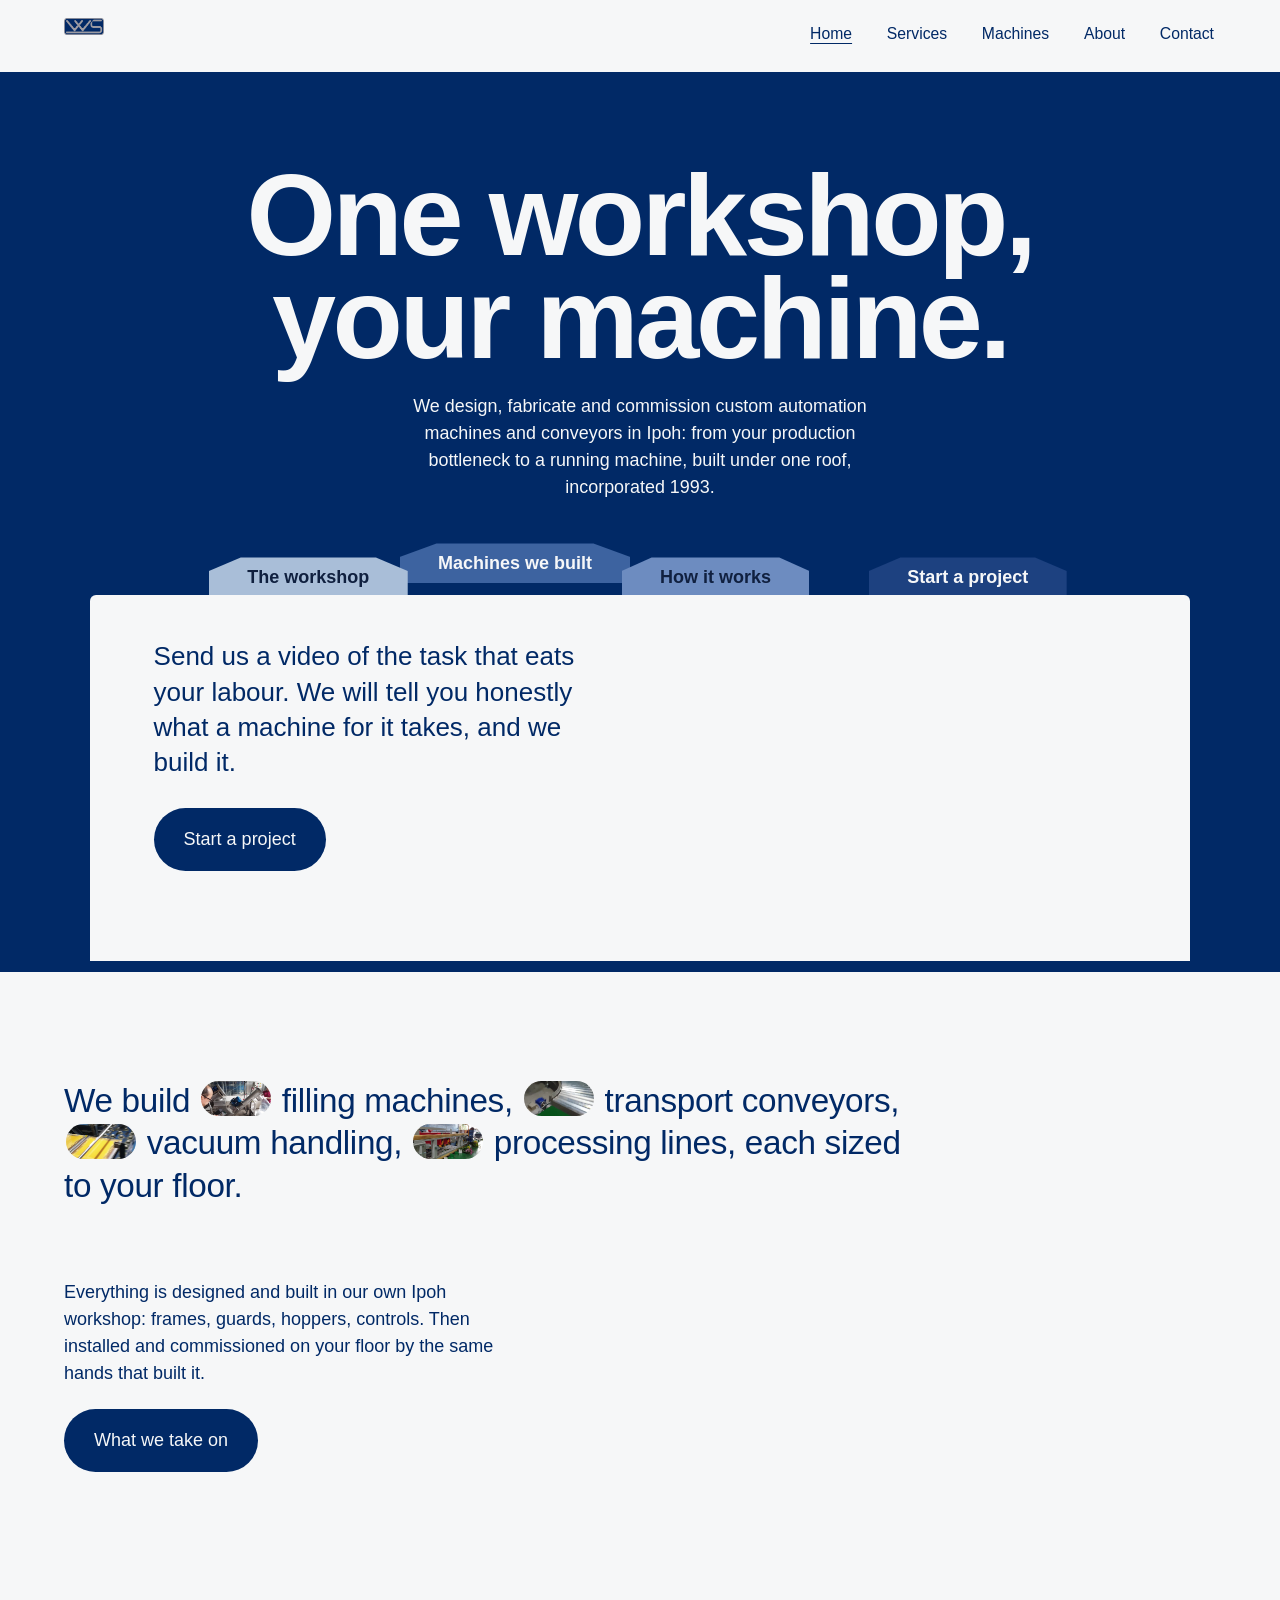
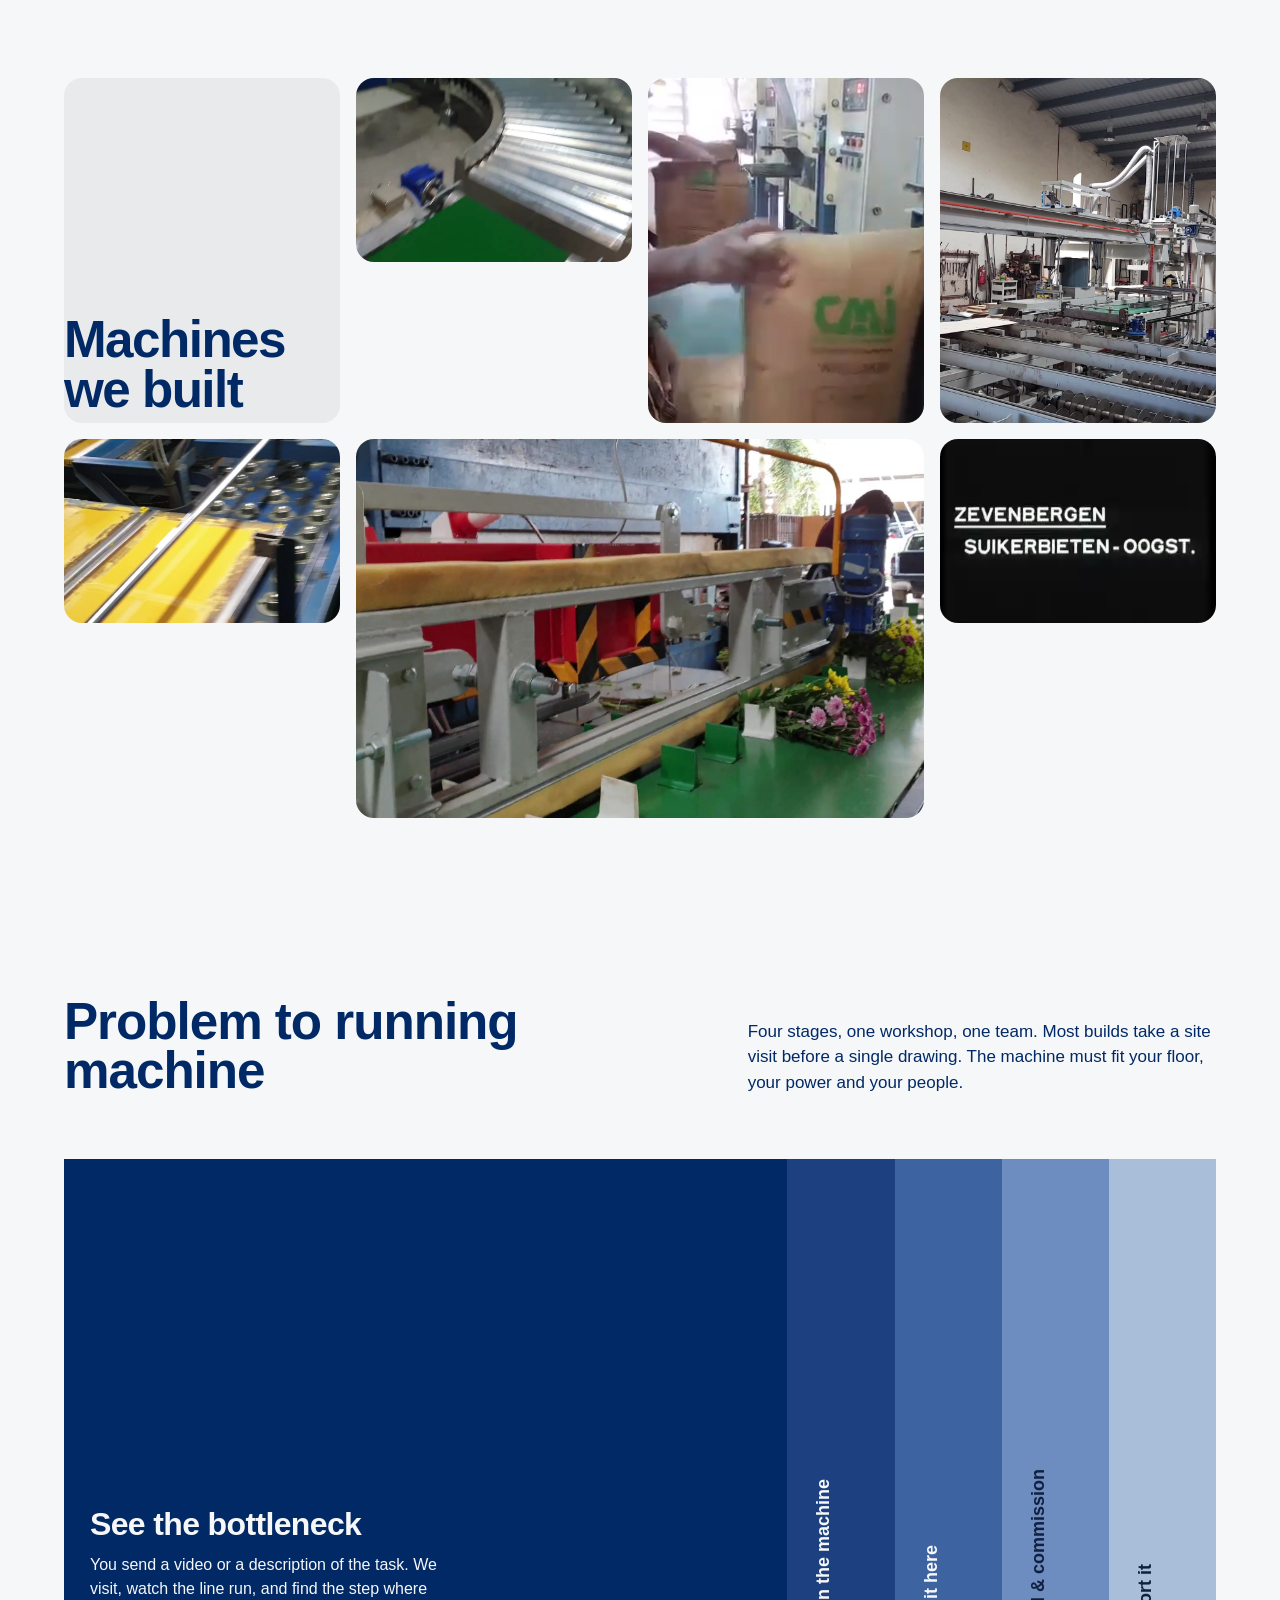
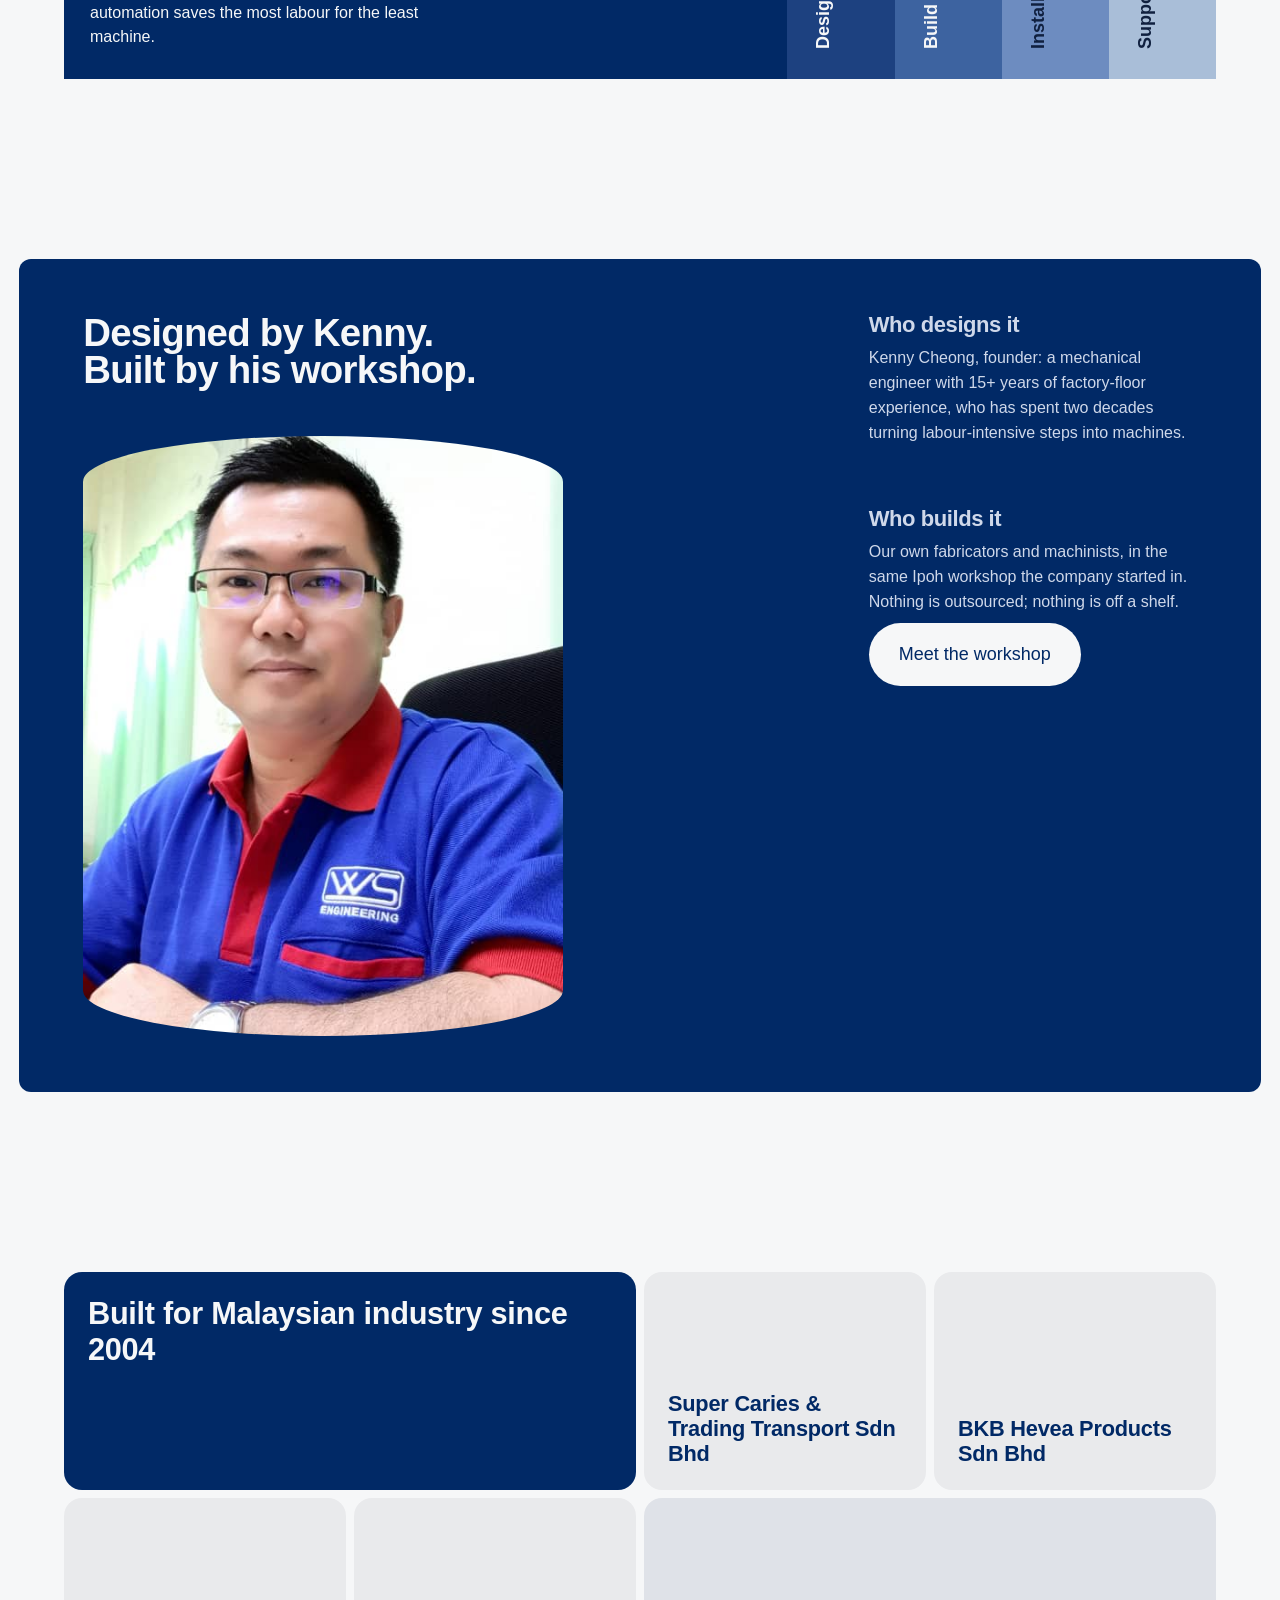
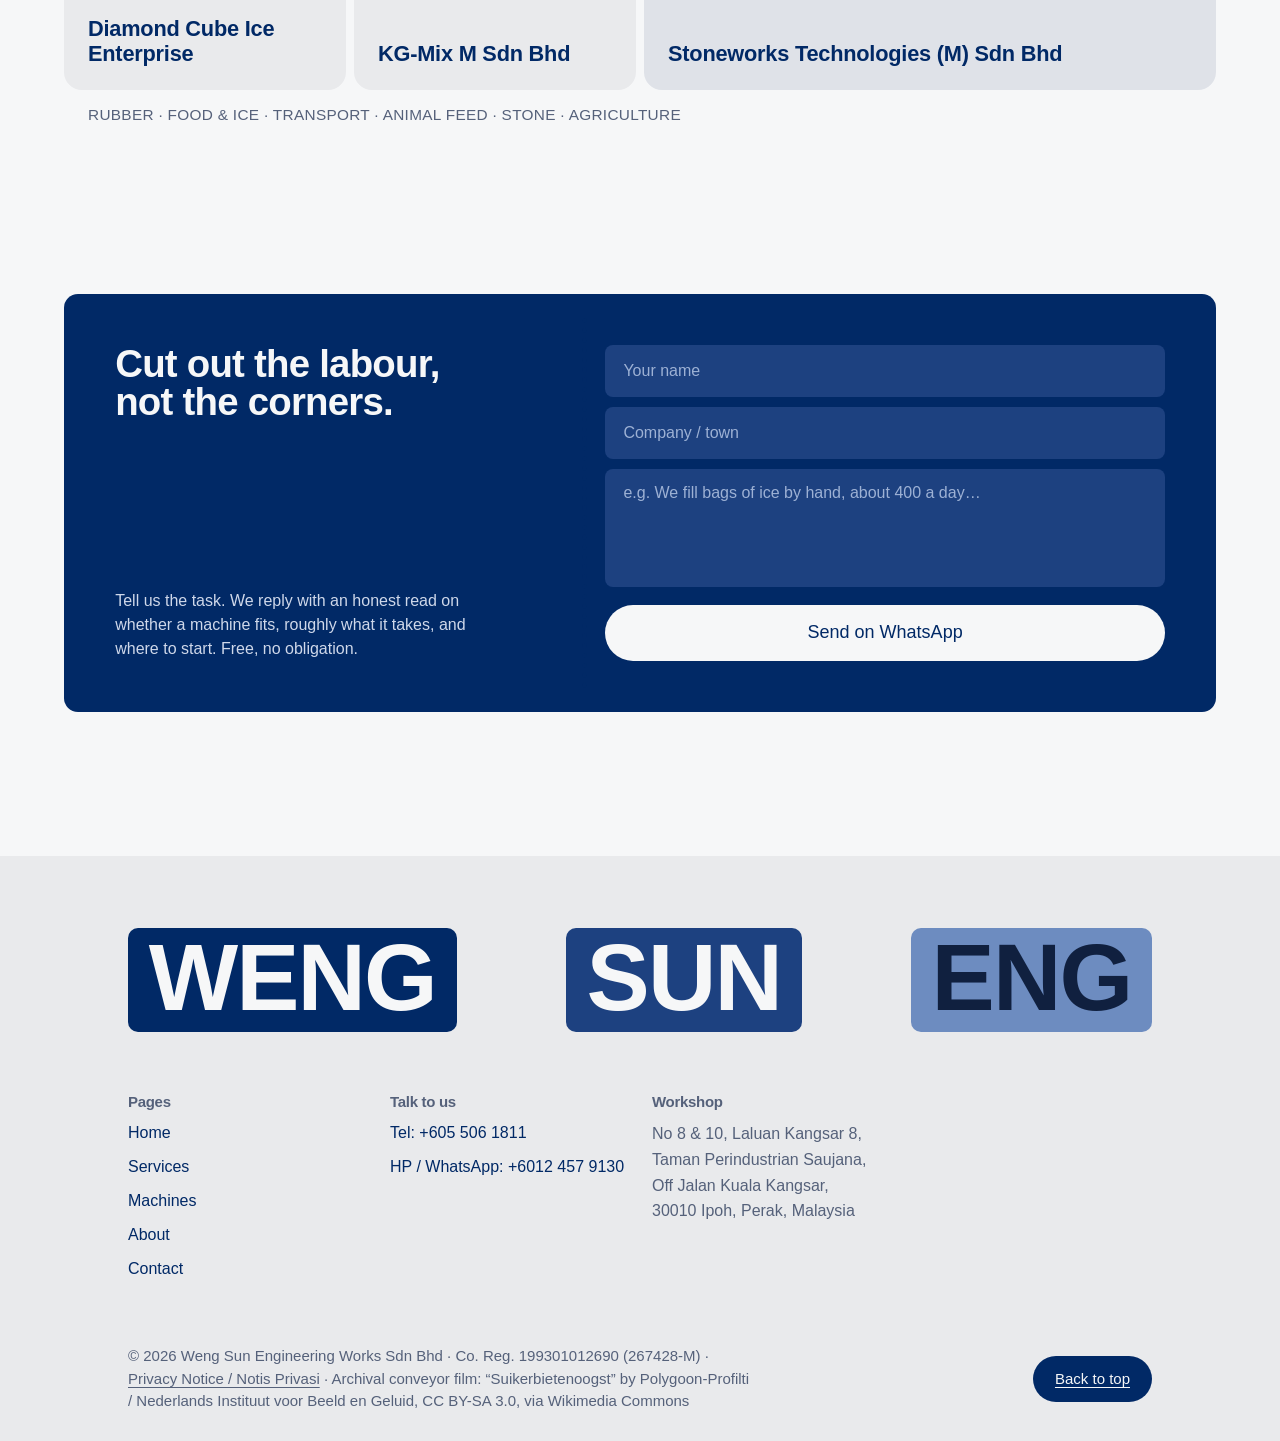
<file: index.html>
<!DOCTYPE html>
<html lang="en">
<head>
  <meta charset="UTF-8" />
  <meta name="viewport" content="width=device-width, initial-scale=1.0" />
  <title>Weng Sun Engineering Works · Custom Automation Machines, Ipoh Perak</title>
  <meta name="description" content="Weng Sun Engineering Works Sdn Bhd designs, fabricates and commissions custom automation machines and conveyor systems in Ipoh, Perak. One workshop, from your bottleneck to a running machine. Incorporated 1993." />
  <link rel="icon" type="image/png" href="assets/logo.png" />
  <link rel="preconnect" href="https://api.fontshare.com" />
  <link rel="preconnect" href="https://cdn.fontshare.com" crossorigin />
  <link href="https://api.fontshare.com/v2/css?f[]=general-sans@400,500,700&display=swap" rel="stylesheet" />
  <link rel="stylesheet" href="css/style.css" />
  <script type="application/ld+json">
  {
    "@context": "https://schema.org",
    "@type": "LocalBusiness",
    "name": "Weng Sun Engineering Works Sdn Bhd",
    "description": "Custom automation machine design and fabrication: conveyor systems, filling machines and production-line automation.",
    "address": {
      "@type": "PostalAddress",
      "streetAddress": "No 8 & 10, Laluan Kangsar 8, Taman Perindustrian Saujana, Off Jalan Kuala Kangsar",
      "addressLocality": "Ipoh",
      "addressRegion": "Perak",
      "postalCode": "30010",
      "addressCountry": "MY"
    },
    "telephone": "+605-506-1811",
    "foundingDate": "1993-06-19",
    "areaServed": "Malaysia"
  }
  </script>
</head>
<body class="js-off">
  <script>document.body.classList.remove('js-off'); document.body.classList.add('js');</script>

  <header class="topbar">
    <div class="wrap">
    <a class="topbar__brand" href="index.html">
      <img src="assets/logo.png" alt="Weng Sun Engineering Works Sdn Bhd logo" />
    </a>
    <nav class="topbar__links" aria-label="Main navigation">
      <a href="index.html" aria-current="page">Home</a>
      <a href="services.html">Services</a>
      <a href="projects.html">Machines</a>
      <a href="about.html">About</a>
      <a href="contact.html">Contact</a>
    </nav>
    </div>
  </header>

  <main>
    <!-- HERO: the folder stack: every folder is a section of this page -->
    <section class="hero" id="top">
      <div class="hero__head wrap">
        <h1>One workshop,<br />your machine.</h1>
        <p class="hero__support">We design, fabricate and commission custom automation machines and conveyors in Ipoh: from your production bottleneck to a running machine, built under one roof, incorporated 1993.</p>
      </div>
      <div class="hero__stack">
        <a class="folder" style="--c: var(--tint-3); --i: 4; --z: 1; --t: 22%" href="#machines"><span class="folder__tab">Machines we built</span></a>
        <a class="folder" style="--c: var(--tint-4); color: #10203f; --i: 3; --z: 2; --t: 48%" href="#process"><span class="folder__tab">How it works</span></a>
        <a class="folder" style="--c: var(--tint-5); --i: 2; --z: 3; --t: 6%; color: #10203f" href="#workshop"><span class="folder__tab">The workshop</span></a>
        <a class="folder" style="--c: var(--tint-2); --i: 1; --z: 4; --t: 72%" href="#start"><span class="folder__tab">Start a project</span></a>
        <section class="folder folder--front" style="--i: 0; --z: 5" id="start">
          <p>Send us a video of the task that eats your labour. We will tell you honestly what a machine for it takes, and we build it.</p>
          <a class="btn" href="contact.html">Start a project</a>
        </section>
      </div>
    </section>

    <!-- STATEMENT: capabilities, with the machines inline -->
    <section class="statement wrap">
      <h2 class="visually-hidden" style="position:absolute;width:1px;height:1px;overflow:hidden;clip-path:inset(50%)">What we build</h2>
      <p class="big rv">We build <span class="slot"><img src="assets/machines/4cedb8_beab39edf9444b5181fdd120b9c5ab9bf002.jpg" alt="Ice filling machine in a factory" /></span> filling machines, <span class="slot"><img src="assets/machines/4cedb8_1e1d9df70e21456f8aa6aa718b3b25ebf002.jpg" alt="Roller transport conveyor" /></span> transport conveyors, <span class="slot"><img src="assets/machines/4cedb8_7ae8bdd4fa9f4ddc9aa8dbfd0037c234f002.jpg" alt="Vacuum board handling frame" /></span> vacuum handling, <span class="slot"><img src="assets/machines/4cedb8_57bb175bfede43feb4f41744a76a3c23f002.jpg" alt="Flower processing machine" /></span> processing lines, each sized to your floor.</p>
      <div class="statement__aside rv d2">
        <p>Everything is designed and built in our own Ipoh workshop: frames, guards, hoppers, controls. Then installed and commissioned on your floor by the same hands that built it.</p>
        <a class="btn" href="services.html">What we take on</a>
      </div>
    </section>

    <!-- WORK: staggered tiles -->
    <section class="work wrap" id="machines">
      <div class="work__grid">
        <div class="tile tile--heading rv">
          <h2>Machines<br />we built</h2>
        </div>
        <div class="tile tile--wide rv d2">
          <img src="assets/machines/4cedb8_1e1d9df70e21456f8aa6aa718b3b25ebf002.jpg" alt="Long roller conveyor across a factory floor" loading="lazy" width="920" height="518" />
          <p class="tile__cap"><b>Transportation Conveyor</b><span>Logistics</span></p>
        </div>
        <div class="tile tile--portrait rv d3">
          <img src="assets/machines/4cedb8_d8ea3f7d930040bf86143f38c81a6b47f002.jpg" alt="Drying conveyor carrying yellow panels" loading="lazy" width="307" height="384" />
          <p class="tile__cap"><b>Drying Conveyor</b><span>Panel plant</span></p>
        </div>
        <div class="tile tile--portrait rv">
          <img src="assets/machines/4cedb8_4021952f6641479a9a7b9ebc5c552604f002.jpg" alt="Skim coat filler machine with hopper and blue motor" loading="lazy" width="307" height="384" />
          <p class="tile__cap"><b>Skim Coat Filler</b><span>Coating line</span></p>
        </div>
        <div class="tile tile--wide rv d2">
          <img src="assets/machines/4cedb8_7ae8bdd4fa9f4ddc9aa8dbfd0037c234f002.jpg" alt="Vacuum board pressing frame with safety rails" loading="lazy" width="920" height="518" />
          <p class="tile__cap"><b>Vacuum Board Transportation</b><span>Handling</span></p>
        </div>
        <div class="tile tile--wide tile--w2 rv d3">
          <img src="assets/machines/4cedb8_57bb175bfede43feb4f41744a76a3c23f002.jpg" alt="Worker pouring material into flower processing machine" loading="lazy" width="1240" height="699" />
          <p class="tile__cap"><b>Flower Processing Machine</b><span>Agriculture</span></p>
        </div>
        <div class="tile tile--wide rv d2">
          <video muted loop playsinline preload="none" poster="assets/conveyor-poster.jpg" width="920" height="518" title="Archival film: a beet conveyor moving a harvest to the factory, Netherlands 1934">
            <source src="assets/conveyor-loop.webm" type="video/webm" />
          </video>
          <p class="tile__cap"><b>Conveyors, doing their work since 1934</b><span>Archival · Polygoon</span></p>
        </div>
      </div>
    </section>

    <!-- PROCESS: accordion of tinted panels, dark to light -->
    <section class="process wrap" id="process">
      <div class="process__intro">
        <h2 class="rv">Problem to running machine</h2>
        <p class="rv d2">Four stages, one workshop, one team. Most builds take a site visit before a single drawing. The machine must fit your floor, your power and your people.</p>
      </div>
      <div class="acc rv d2" id="acc">
        <button class="acc__panel acc__panel--1" open-panel aria-expanded="true">
          <span class="acc__sliver">See the bottleneck</span>
          <span class="acc__body"><h3>See the bottleneck</h3><p>You send a video or a description of the task. We visit, watch the line run, and find the step where automation saves the most labour for the least machine.</p></span>
        </button>
        <button class="acc__panel acc__panel--2" aria-expanded="false">
          <span class="acc__sliver">Design the machine</span>
          <span class="acc__body"><h3>Design the machine</h3><p>Our designer, a mechanical engineer with 15+ years on factory floors, draws the simplest machine that removes that step. No over-engineering.</p></span>
        </button>
        <button class="acc__panel acc__panel--3" aria-expanded="false">
          <span class="acc__sliver">Build it here</span>
          <span class="acc__body"><h3>Build it here</h3><p>Fabrication, machining, wiring and assembly happen in our Ipoh workshop. You can visit while your machine is on the floor.</p></span>
        </button>
        <button class="acc__panel acc__panel--4" aria-expanded="false">
          <span class="acc__sliver">Install &amp; commission</span>
          <span class="acc__body"><h3>Install &amp; commission</h3><p>We deliver, install and run it in beside your line, tune it with your product, and train your operators. Then we stay reachable.</p></span>
        </button>
        <button class="acc__panel acc__panel--5" aria-expanded="false">
          <span class="acc__sliver">Support it</span>
          <span class="acc__body"><h3>Support it</h3><p>Adjustments, wear parts, upgrades: the same team that built it keeps it running. One phone number, answered in Ipoh.</p></span>
        </button>
      </div>
    </section>

    <!-- ABOUT: inset panel, shaped portrait -->
    <section class="panel wrap" id="workshop">
      <h2 class="rv">Designed by Kenny. Built by his workshop.</h2>
      <div class="panel__cols">
        <div class="block rv">
          <h3>Who designs it</h3>
          <p>Kenny Cheong, founder: a mechanical engineer with 15+ years of factory-floor experience, who has spent two decades turning labour-intensive steps into machines.</p>
        </div>
        <div class="block rv d2">
          <h3>Who builds it</h3>
          <p>Our own fabricators and machinists, in the same Ipoh workshop the company started in. Nothing is outsourced; nothing is off a shelf.</p>
        </div>
        <a class="btn rv d3" href="about.html">Meet the workshop</a>
      </div>
      <div class="panel__portrait rv d2">
        <img src="assets/kenny.jpg" alt="Kenny Cheong, founder and chief designer, in the workshop office" loading="lazy" width="480" height="600" />
      </div>
    </section>

    <!-- PROOF: companies we've built for -->
    <section class="proof wrap">
      <div class="proof__board">
        <div class="proof__tile proof__tile--lead rv"><b>Built for Malaysian industry since 2004</b></div>
        <div class="proof__tile rv d1"><b>Super Caries &amp; Trading Transport Sdn Bhd</b></div>
        <div class="proof__tile rv d2"><b>BKB Hevea Products Sdn Bhd</b></div>
        <div class="proof__tile rv d3"><b>Diamond Cube Ice Enterprise</b></div>
        <div class="proof__tile rv"><b>KG-Mix M Sdn Bhd</b></div>
        <div class="proof__tile proof__tile--wide rv d1"><b>Stoneworks Technologies (M) Sdn Bhd</b></div>
        <div class="proof__tile proof__tile--plain rv d2"><b>Rubber · food &amp; ice · transport · animal feed · stone · agriculture</b></div>
      </div>
    </section>

    <!-- CONTACT: the coupon -->
    <section class="contact wrap" id="contact">
      <form class="coupon rv" action="https://wa.me/60124579130" method="get" target="_blank" rel="noopener" data-wa="60124579130">
        <input type="hidden" name="wa-number" value="60124579130" />
        <div class="coupon__left">
          <h2>Cut out the labour,<br />not the corners.</h2>
          <p>Tell us the task. We reply with an honest read on whether a machine fits, roughly what it takes, and where to start. Free, no obligation.</p>
        </div>
        <div class="coupon__perf" aria-hidden="true"></div>
        <div class="coupon__right">
          <label for="f-name">Your name</label>
          <input id="f-name" name="name" type="text" autocomplete="name" placeholder="Your name" required />
          <label for="f-company">Company</label>
          <input id="f-company" name="company" type="text" autocomplete="organization" placeholder="Company / town" />
          <label for="f-task">The task to automate</label>
          <textarea id="f-task" name="task" placeholder="e.g. We fill bags of ice by hand, about 400 a day…" required></textarea>
          <button class="btn" type="submit">Send on WhatsApp</button>
        </div>
      </form>
    </section>
  </main>

  <footer class="footer">
    <div class="footer__blocks" aria-hidden="true">
      <span>WENG</span><span>SUN</span><span>ENG</span>
    </div>
    <div class="footer__cols wrap">
      <div>
        <h3>Pages</h3>
        <ul>
          <li><a href="index.html">Home</a></li>
          <li><a href="services.html">Services</a></li>
          <li><a href="projects.html">Machines</a></li>
          <li><a href="about.html">About</a></li>
          <li><a href="contact.html">Contact</a></li>
        </ul>
      </div>
      <div>
        <h3>Talk to us</h3>
        <ul>
          <li><a href="tel:+6055061811">Tel: +605 506 1811</a></li>
          <li><a href="https://wa.me/60124579130" target="_blank" rel="noopener">HP / WhatsApp: +6012 457 9130</a></li>
        </ul>
      </div>
      <div class="addr">
        <h3>Workshop</h3>
        <p>No 8 &amp; 10, Laluan Kangsar 8,<br />Taman Perindustrian Saujana,<br />Off Jalan Kuala Kangsar,<br />30010 Ipoh, Perak, Malaysia</p>
      </div>
    </div>
    <div class="footer__base wrap">
      <span>© <span id="year">2026</span> Weng Sun Engineering Works Sdn Bhd · Co. Reg. 199301012690 (267428-M) · <a href="privacy.html">Privacy Notice / Notis Privasi</a> · Archival conveyor film: “Suikerbietenoogst” by Polygoon-Profilti / Nederlands Instituut voor Beeld en Geluid, CC BY-SA 3.0, via Wikimedia Commons</span>
      <a class="btn" href="#top" style="padding: 12px 22px; font-size: 15px;">Back to top</a>
    </div>
  </footer>

  <script src="js/main.js"></script>
</body>
</html>
</file>
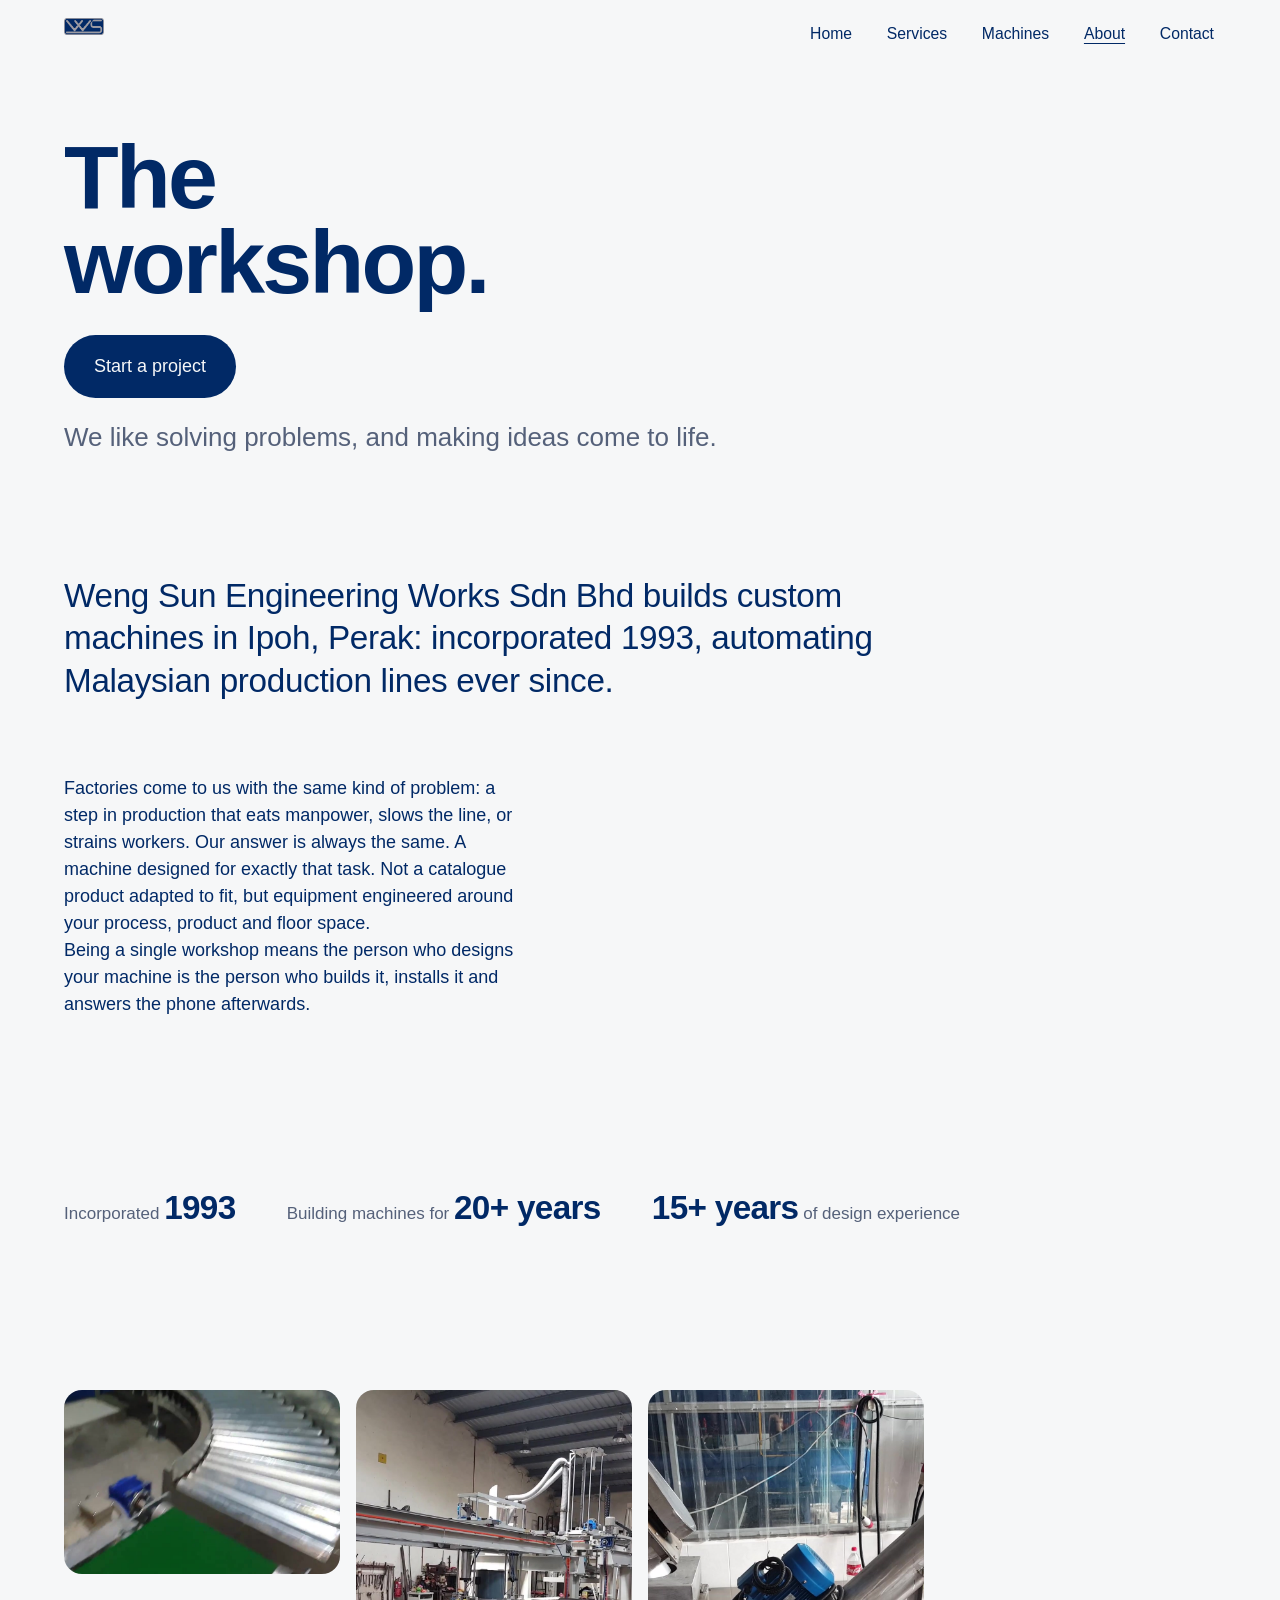
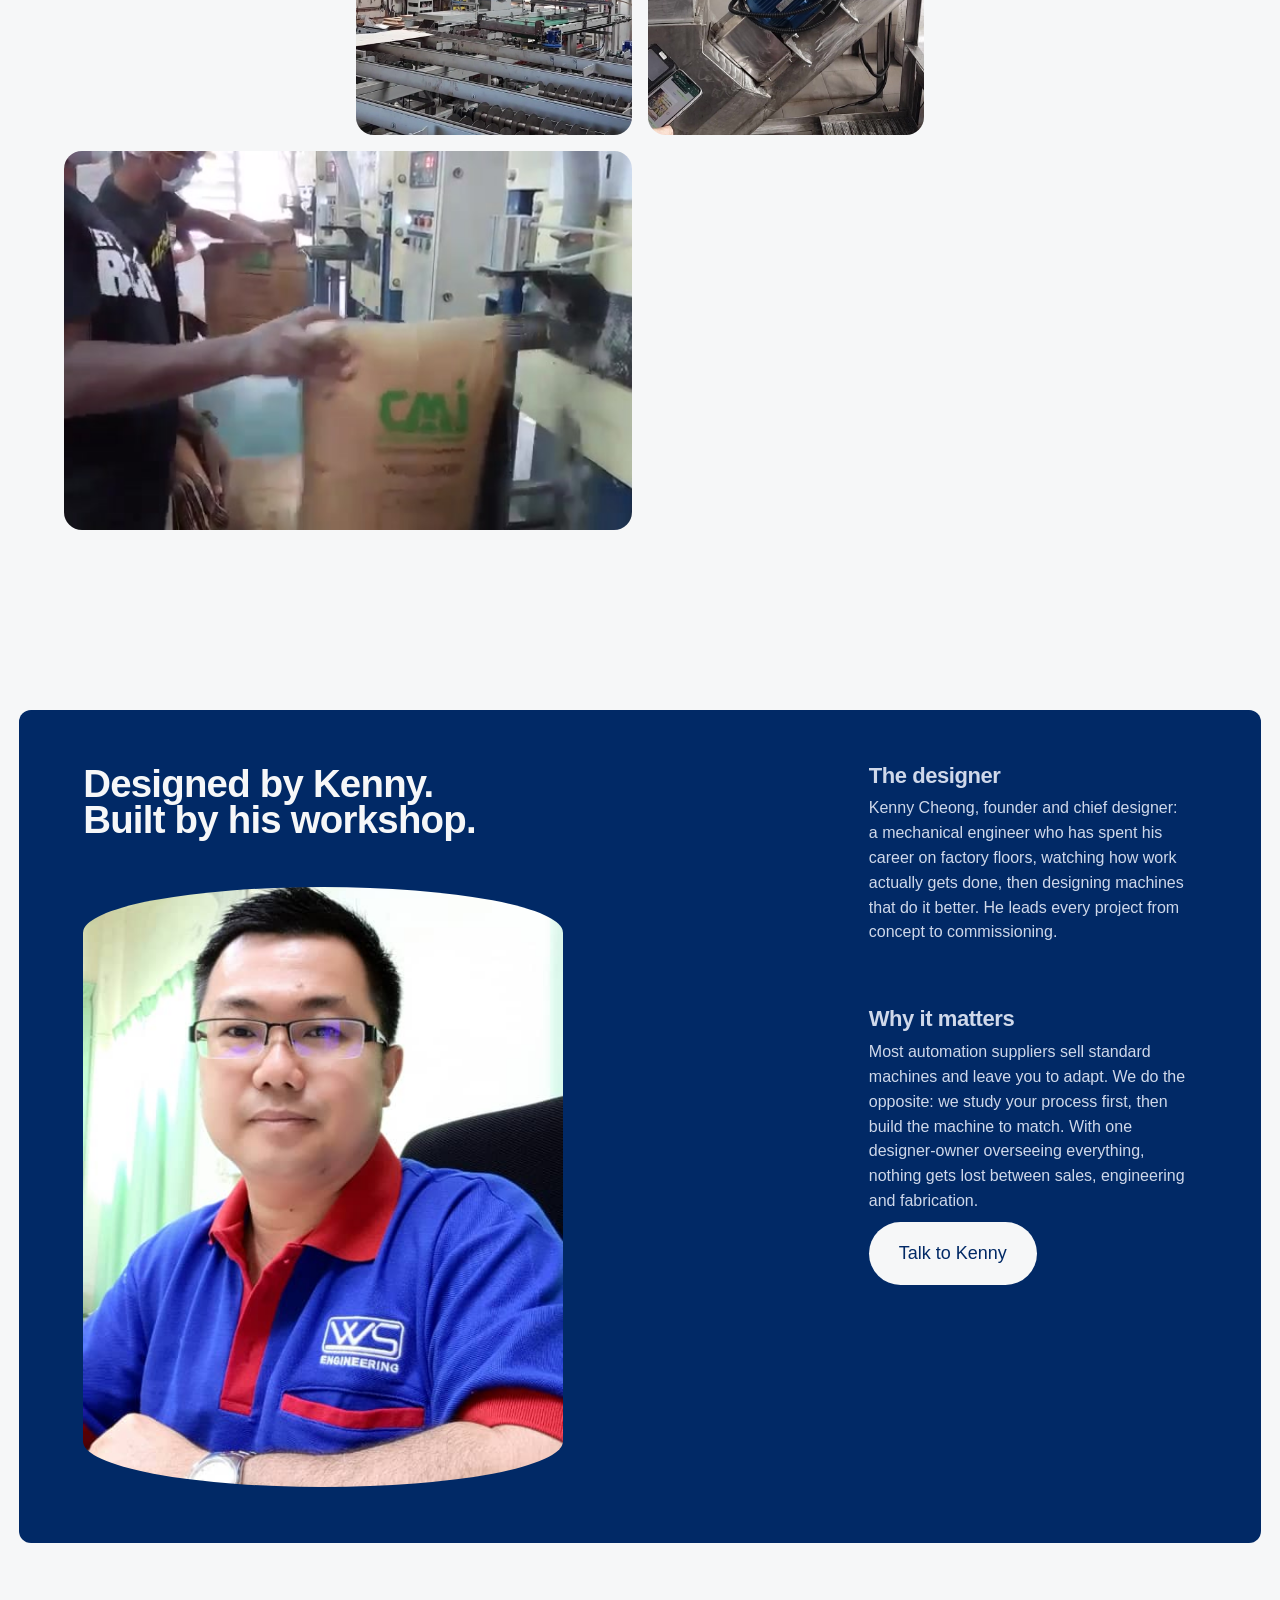
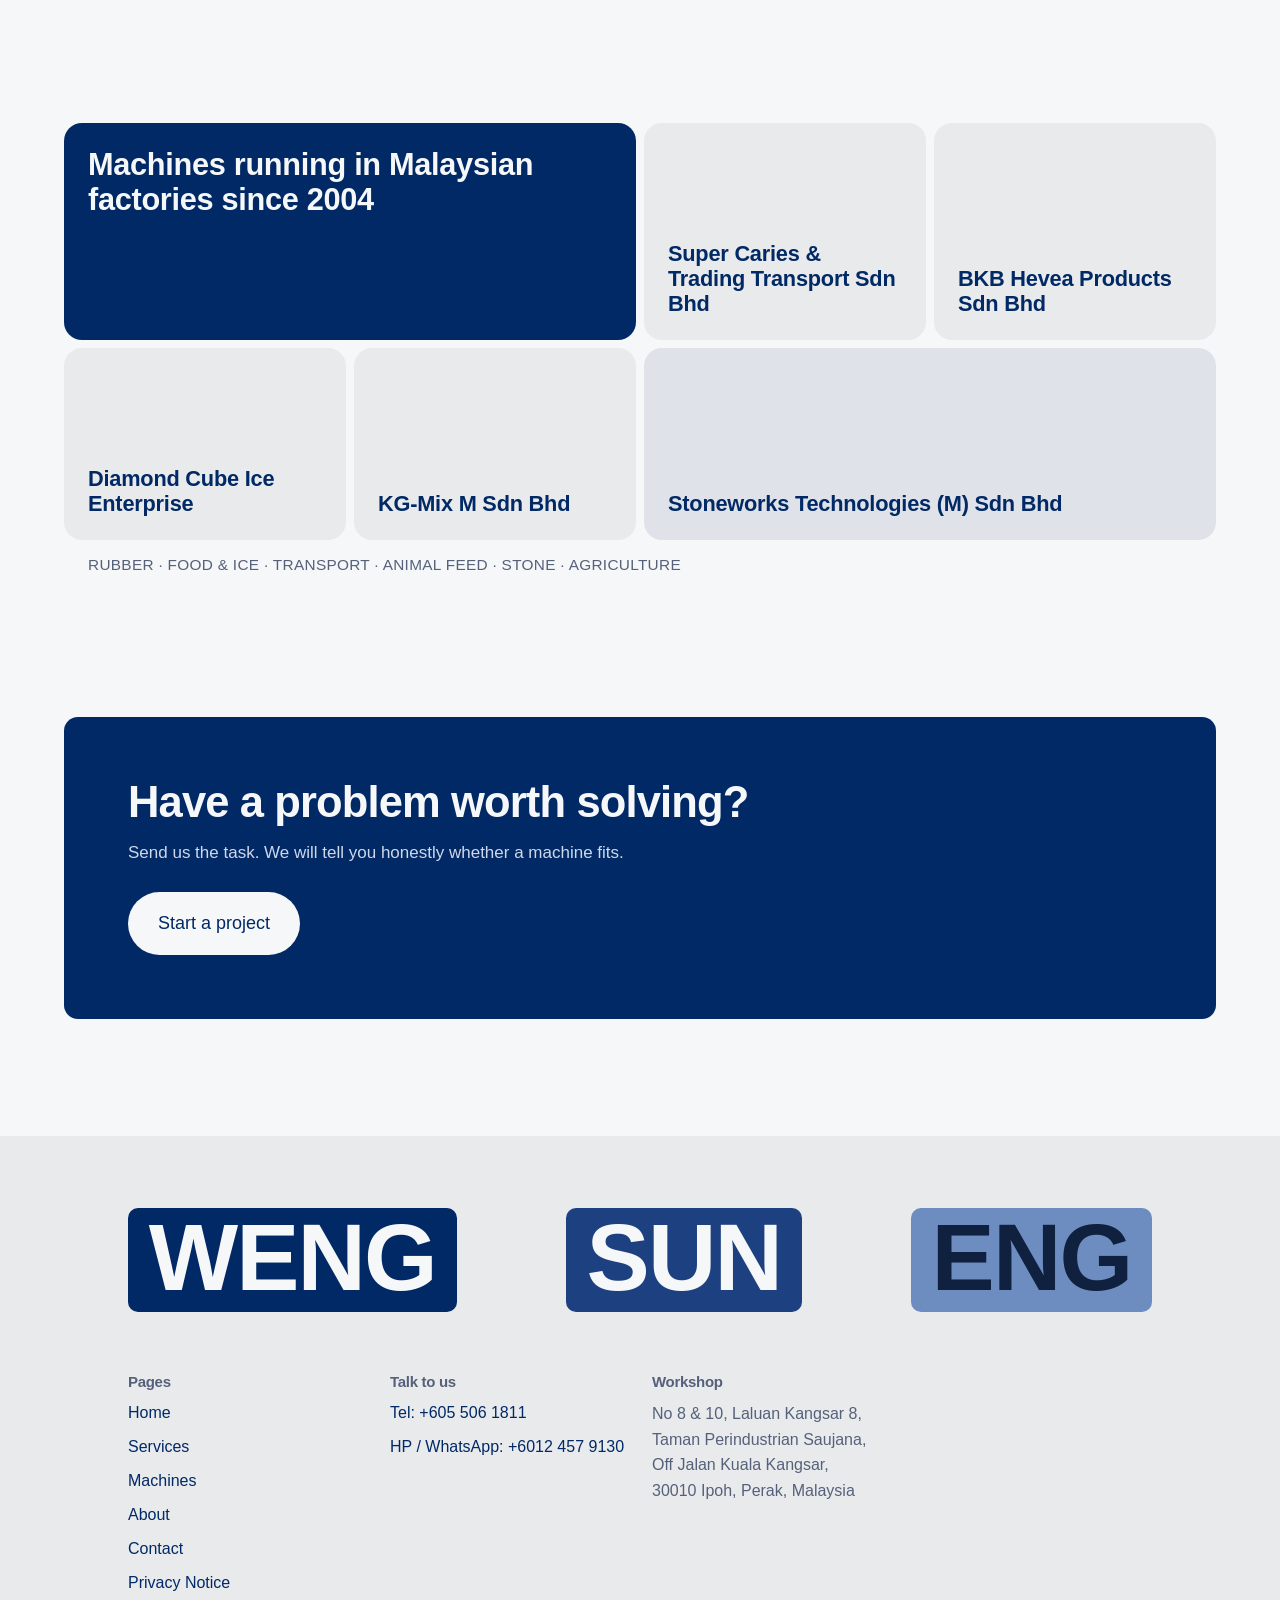
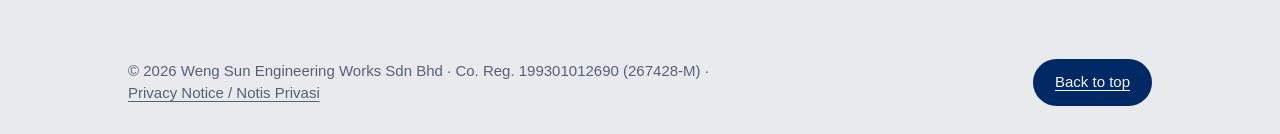
<file: about.html>
<!DOCTYPE html>
<html lang="en">
<head>
  <meta charset="UTF-8" />
  <meta name="viewport" content="width=device-width, initial-scale=1.0" />
  <title>About Us · 20+ Years of Custom Machine Building | Weng Sun Engineering, Ipoh</title>
  <meta name="description" content="Weng Sun Engineering Works Sdn Bhd: an Ipoh automation and custom machine builder incorporated in 1993, serving Malaysian manufacturers for over two decades." />
  <link rel="icon" type="image/png" href="assets/logo.png" />
  <link rel="preconnect" href="https://api.fontshare.com" />
  <link rel="preconnect" href="https://cdn.fontshare.com" crossorigin />
  <link href="https://api.fontshare.com/v2/css?f[]=general-sans@400,500,700&display=swap" rel="stylesheet" />
  <link rel="stylesheet" href="css/style.css" />
</head>
<body class="js-off">
  <script>document.body.classList.remove('js-off'); document.body.classList.add('js');</script>
  <header class="topbar">
    <div class="wrap">
    <a class="topbar__brand" href="index.html">
      <img src="assets/logo.png" alt="Weng Sun Engineering Works Sdn Bhd logo" />
    </a>
    <nav class="topbar__links" aria-label="Main navigation">
      <a href="index.html">Home</a>
      <a href="services.html">Services</a>
      <a href="projects.html">Machines</a>
      <a href="about.html" aria-current="page">About</a>
      <a href="contact.html">Contact</a>
    </nav>
    </div>
  </header>
  <main>

    <section class="subhead wrap" id="top">
      <h1>The<br />workshop.</h1>
      <a class="btn" href="contact.html">Start a project</a>
      <p>We like solving problems, and making ideas come to life.</p>
    </section>

    <section class="statement wrap">
      <p class="big rv">Weng Sun Engineering Works Sdn Bhd builds custom machines in Ipoh, Perak: incorporated 1993, automating Malaysian production lines ever since.</p>
      <div class="statement__aside rv d2">
        <p>Factories come to us with the same kind of problem: a step in production that eats manpower, slows the line, or strains workers. Our answer is always the same. A machine designed for exactly that task. Not a catalogue product adapted to fit, but equipment engineered around your process, product and floor space.</p>
        <p>Being a single workshop means the person who designs your machine is the person who builds it, installs it and answers the phone afterwards.</p>
      </div>
    </section>

    <section class="facts wrap">
      <div class="facts__line rv">
        <span>Incorporated <b>1993</b></span>
        <span>Building machines for <b>20+ years</b></span>
        <span><b>15+ years</b> of design experience</span>
      </div>
    </section>

    <section class="work wrap">
      <div class="work__grid">
        <div class="tile tile--wide rv"><img src="assets/machines/4cedb8_1e1d9df70e21456f8aa6aa718b3b25ebf002.jpg" alt="Roller conveyor on the workshop floor" loading="lazy" width="920" height="518" /><p class="tile__cap"><b>Transportation Conveyor</b><span>Logistics</span></p></div>
        <div class="tile tile--portrait rv d2"><img src="assets/machines/4cedb8_4021952f6641479a9a7b9ebc5c552604f002.jpg" alt="Skim coat filler machine" loading="lazy" width="307" height="384" /><p class="tile__cap"><b>Skim Coat Filler</b><span>Coating line</span></p></div>
        <div class="tile tile--portrait rv d3"><img src="assets/machines/4cedb8_beab39edf9444b5181fdd120b9c5ab9bf002.jpg" alt="Ice filling machine" loading="lazy" width="307" height="384" /><p class="tile__cap"><b>Ice Filling Machine</b><span>Food &amp; ice</span></p></div>
        <div class="tile tile--wide tile--w2 rv d2"><img src="assets/machines/4cedb8_d8ea3f7d930040bf86143f38c81a6b47f002.jpg" alt="Drying conveyor carrying panels" loading="lazy" width="1240" height="699" /><p class="tile__cap"><b>Drying Conveyor</b><span>Panel plant</span></p></div>
      </div>
    </section>
    </section>

    <section class="panel wrap">
      <h2 class="rv">Designed by Kenny. Built by his workshop.</h2>
      <div class="panel__cols">
        <div class="block rv">
          <h3>The designer</h3>
          <p>Kenny Cheong, founder and chief designer: a mechanical engineer who has spent his career on factory floors, watching how work actually gets done, then designing machines that do it better. He leads every project from concept to commissioning.</p>
        </div>
        <div class="block rv d2">
          <h3>Why it matters</h3>
          <p>Most automation suppliers sell standard machines and leave you to adapt. We do the opposite: we study your process first, then build the machine to match. With one designer-owner overseeing everything, nothing gets lost between sales, engineering and fabrication.</p>
        </div>
        <a class="btn rv d3" href="contact.html">Talk to Kenny</a>
      </div>
      <div class="panel__portrait rv d2">
        <img src="assets/kenny.jpg" alt="Kenny Cheong, founder and chief designer, in the workshop office" loading="lazy" width="480" height="600" />
      </div>
    </section>

    <section class="proof wrap">
      <div class="proof__board">
        <div class="proof__tile proof__tile--lead rv"><b>Machines running in Malaysian factories since 2004</b></div>
        <div class="proof__tile rv d1"><b>Super Caries &amp; Trading Transport Sdn Bhd</b></div>
        <div class="proof__tile rv d2"><b>BKB Hevea Products Sdn Bhd</b></div>
        <div class="proof__tile rv d3"><b>Diamond Cube Ice Enterprise</b></div>
        <div class="proof__tile rv"><b>KG-Mix M Sdn Bhd</b></div>
        <div class="proof__tile proof__tile--wide rv d1"><b>Stoneworks Technologies (M) Sdn Bhd</b></div>
        <div class="proof__tile proof__tile--plain rv d2"><b>Rubber · food &amp; ice · transport · animal feed · stone · agriculture</b></div>
      </div>
    </section>

    <section class="cta wrap">
      <div class="cta__inner rv">
        <h2>Have a problem worth solving?</h2>
        <p>Send us the task. We will tell you honestly whether a machine fits.</p>
        <a class="btn" href="contact.html">Start a project</a>
      </div>
    </section>
  </main>
  <footer class="footer">
    <div class="footer__blocks" aria-hidden="true">
      <span>WENG</span><span>SUN</span><span>ENG</span>
    </div>
    <div class="footer__cols wrap">
      <div>
        <h3>Pages</h3>
        <ul>
          <li><a href="index.html">Home</a></li>
          <li><a href="services.html">Services</a></li>
          <li><a href="projects.html">Machines</a></li>
          <li><a href="about.html">About</a></li>
          <li><a href="contact.html">Contact</a></li>
          <li><a href="privacy.html">Privacy Notice</a></li>
        </ul>
      </div>
      <div>
        <h3>Talk to us</h3>
        <ul>
          <li><a href="tel:+6055061811">Tel: +605 506 1811</a></li>
          <li><a href="https://wa.me/60124579130" target="_blank" rel="noopener">HP / WhatsApp: +6012 457 9130</a></li>
        </ul>
      </div>
      <div class="addr">
        <h3>Workshop</h3>
        <p>No 8 &amp; 10, Laluan Kangsar 8,<br />Taman Perindustrian Saujana,<br />Off Jalan Kuala Kangsar,<br />30010 Ipoh, Perak, Malaysia</p>
      </div>
    </div>
    <div class="footer__base wrap">
      <span>© <span id="year">2026</span> Weng Sun Engineering Works Sdn Bhd · Co. Reg. 199301012690 (267428-M) · <a href="privacy.html">Privacy Notice / Notis Privasi</a></span>
      <a class="btn" href="#top" style="padding: 12px 22px; font-size: 15px;">Back to top</a>
    </div>
  </footer>
  <script src="js/main.js"></script>
</body>
</html>
</file>
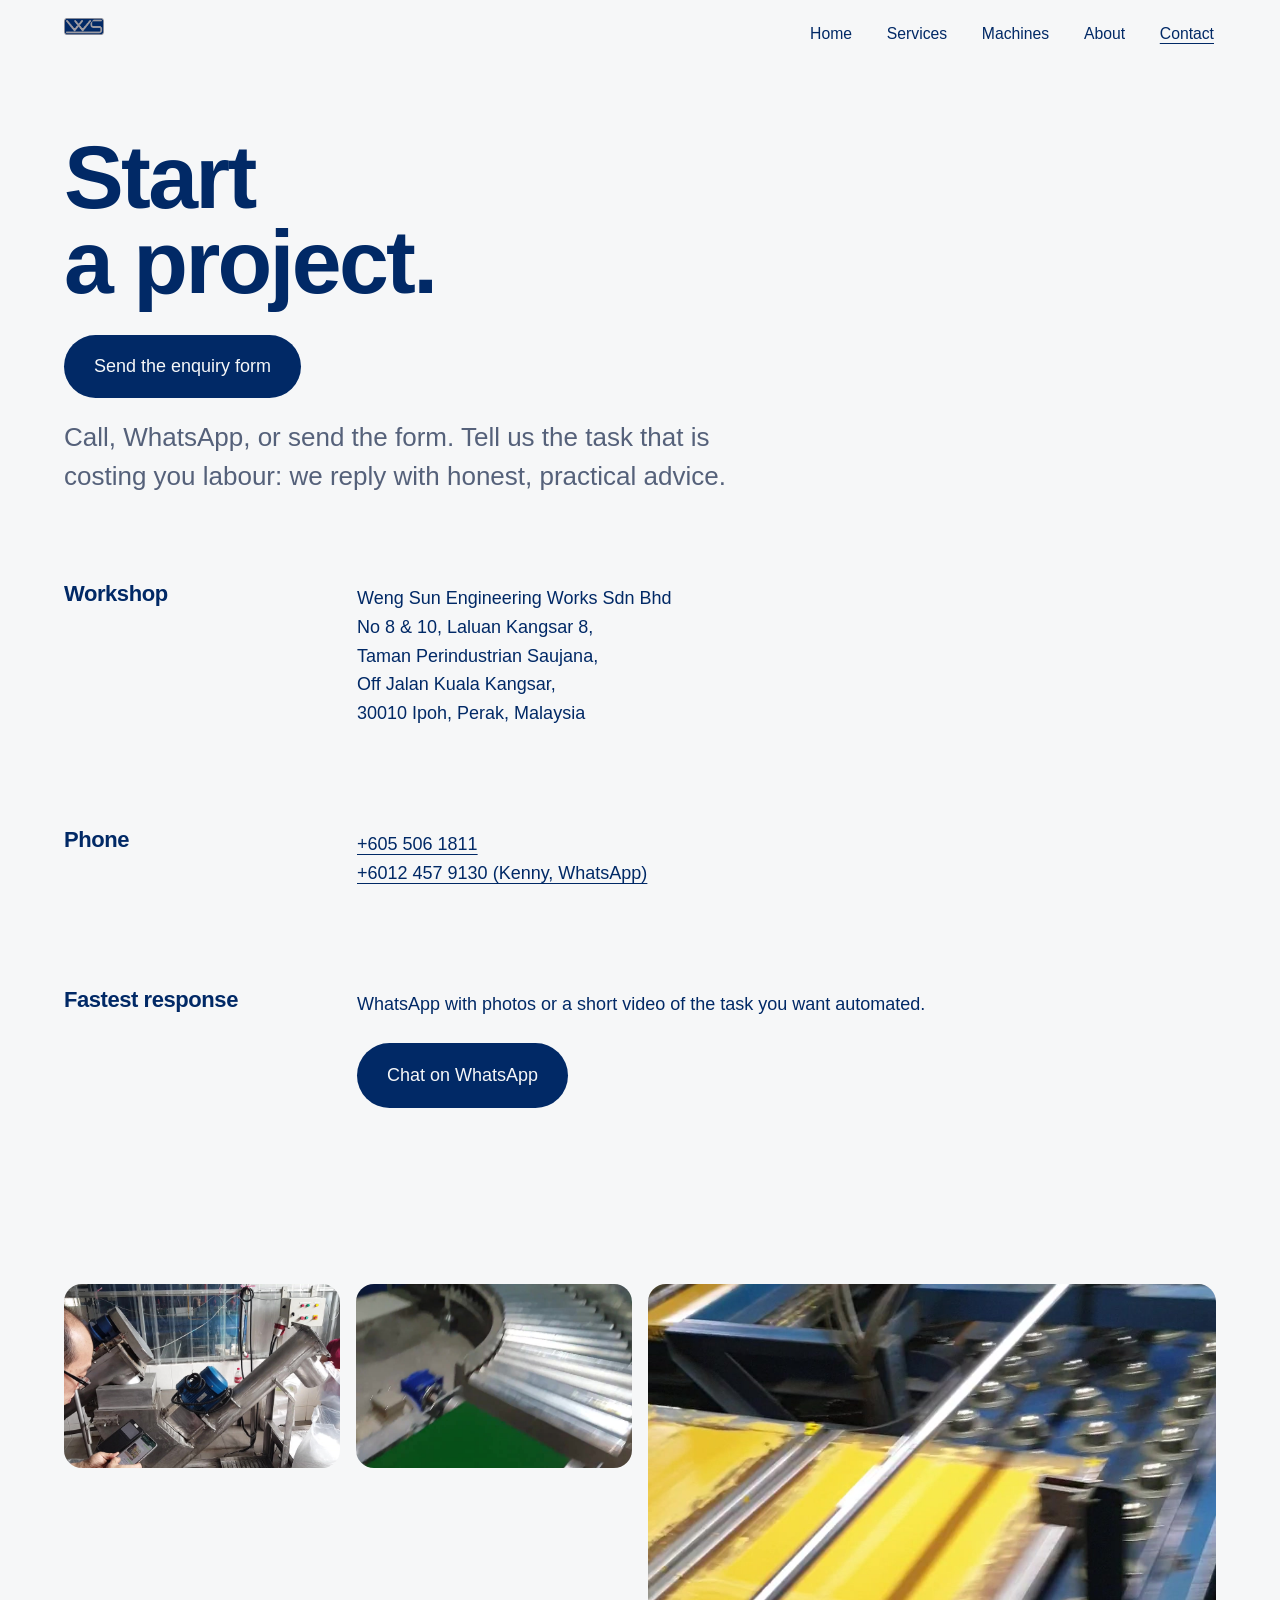
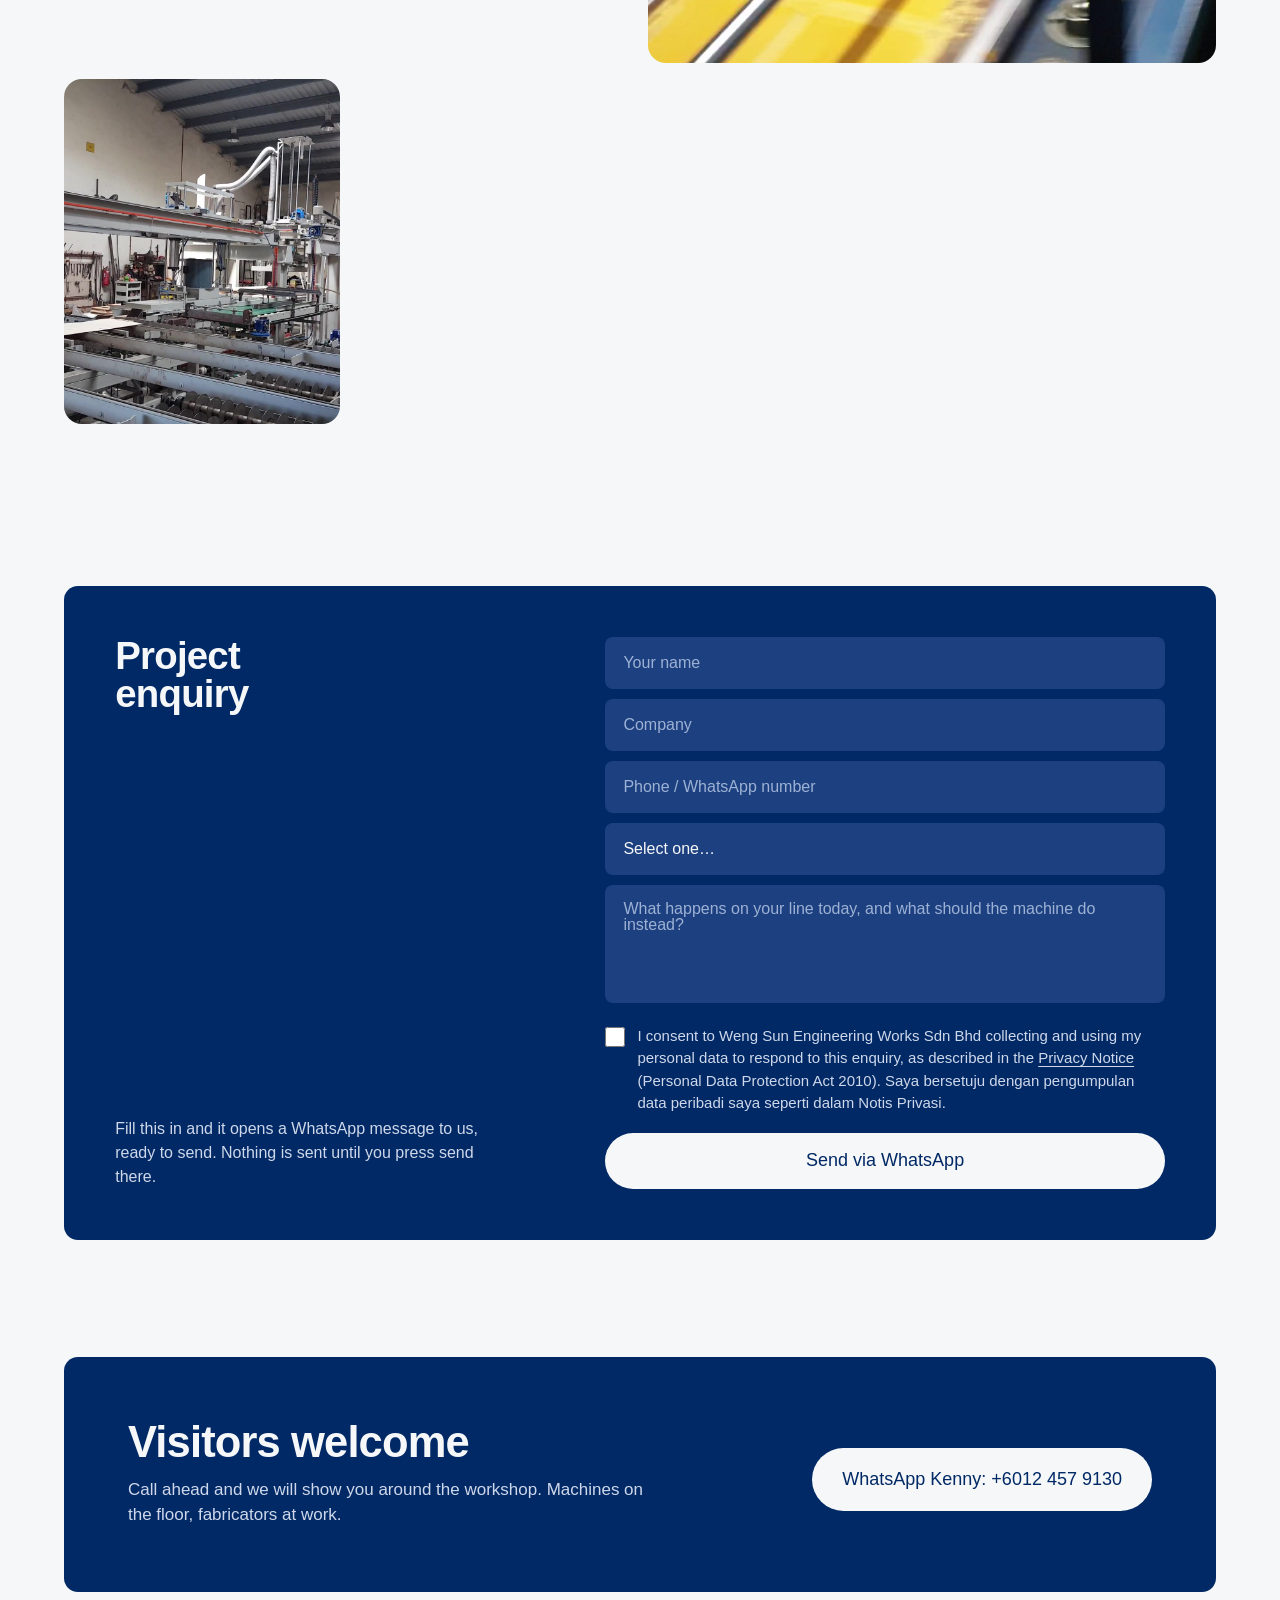
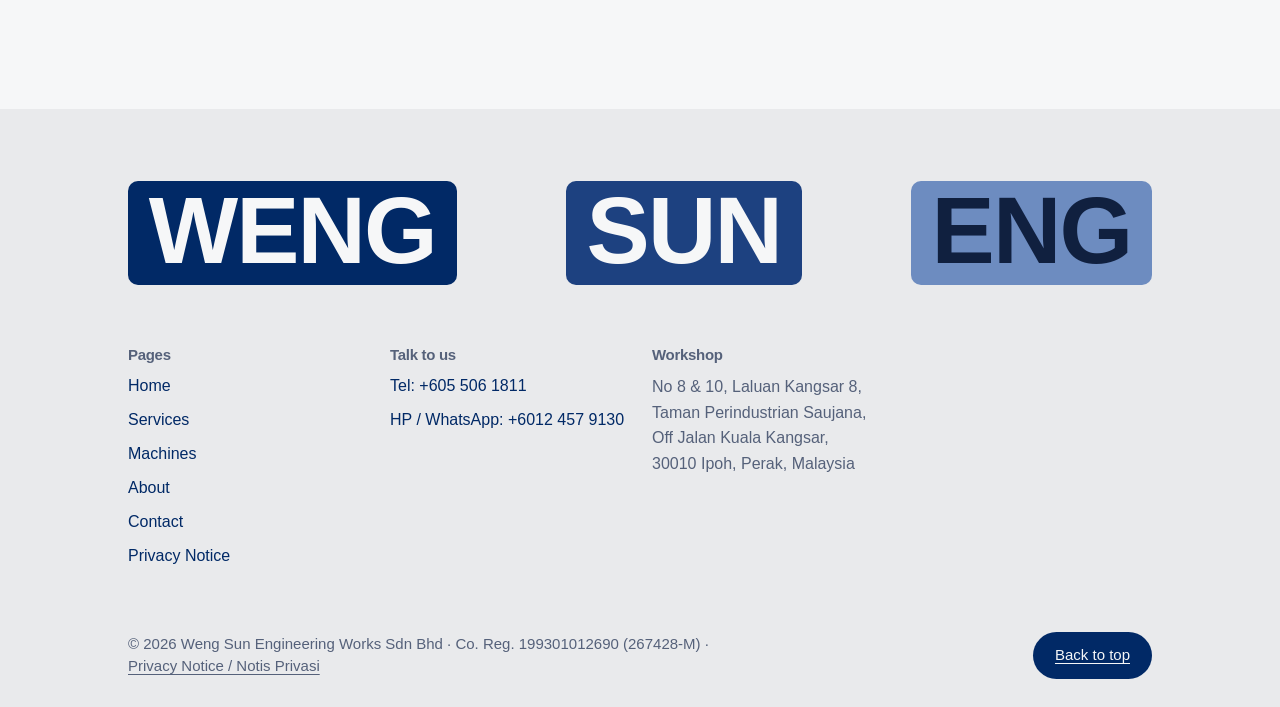
<file: contact.html>
<!DOCTYPE html>
<html lang="en">
<head>
  <meta charset="UTF-8" />
  <meta name="viewport" content="width=device-width, initial-scale=1.0" />
  <title>Contact · Get a Machine Quote | Weng Sun Engineering, Ipoh</title>
  <meta name="description" content="Contact Weng Sun Engineering Works Sdn Bhd in Ipoh: call +605 506 1811, WhatsApp +6012 457 9130, or send the project enquiry form." />
  <link rel="icon" type="image/png" href="assets/logo.png" />
  <link rel="preconnect" href="https://api.fontshare.com" />
  <link rel="preconnect" href="https://cdn.fontshare.com" crossorigin />
  <link href="https://api.fontshare.com/v2/css?f[]=general-sans@400,500,700&display=swap" rel="stylesheet" />
  <link rel="stylesheet" href="css/style.css" />
</head>
<body class="js-off">
  <script>document.body.classList.remove('js-off'); document.body.classList.add('js');</script>
  <header class="topbar">
    <div class="wrap">
    <a class="topbar__brand" href="index.html">
      <img src="assets/logo.png" alt="Weng Sun Engineering Works Sdn Bhd logo" />
    </a>
    <nav class="topbar__links" aria-label="Main navigation">
      <a href="index.html">Home</a>
      <a href="services.html">Services</a>
      <a href="projects.html">Machines</a>
      <a href="about.html">About</a>
      <a href="contact.html" aria-current="page">Contact</a>
    </nav>
    </div>
  </header>
  <main>

    <section class="subhead wrap" id="top">
      <h1>Start<br />a project.</h1>
      <a class="btn" href="#enquiry">Send the enquiry form</a>
      <p>Call, WhatsApp, or send the form. Tell us the task that is costing you labour: we reply with honest, practical advice.</p>
    </section>

    <section class="details wrap">
      <div class="details__row rv">
        <h3>Workshop</h3>
        <p>Weng Sun Engineering Works Sdn Bhd<br />No 8 &amp; 10, Laluan Kangsar 8,<br />Taman Perindustrian Saujana,<br />Off Jalan Kuala Kangsar,<br />30010 Ipoh, Perak, Malaysia</p>
      </div>
      <div class="details__row rv d2">
        <h3>Phone</h3>
        <p><a href="tel:+6055061811">+605 506 1811</a><br /><a href="https://wa.me/60124579130" target="_blank" rel="noopener">+6012 457 9130 (Kenny, WhatsApp)</a></p>
      </div>
      <div class="details__row rv d3">
        <h3>Fastest response</h3>
        <p>WhatsApp with photos or a short video of the task you want automated.</p>
        <a class="btn" href="https://wa.me/60124579130" target="_blank" rel="noopener">Chat on WhatsApp</a>
      </div>
    </section>

    <section class="work wrap">
      <div class="work__grid">
        <div class="tile tile--wide rv"><img src="assets/machines/4cedb8_beab39edf9444b5181fdd120b9c5ab9bf002.jpg" alt="Ice filling machine" loading="lazy" width="920" height="518" /><p class="tile__cap"><b>Ice Filling Machine</b><span>Food &amp; ice</span></p></div>
        <div class="tile tile--wide rv d2"><img src="assets/machines/4cedb8_1e1d9df70e21456f8aa6aa718b3b25ebf002.jpg" alt="Transport conveyor" loading="lazy" width="920" height="518" /><p class="tile__cap"><b>Transportation Conveyor</b><span>Logistics</span></p></div>
        <div class="tile tile--wide tile--w2 rv d3"><img src="assets/machines/4cedb8_7ae8bdd4fa9f4ddc9aa8dbfd0037c234f002.jpg" alt="Vacuum board transportation" loading="lazy" width="1240" height="699" /><p class="tile__cap"><b>Vacuum Board Transportation</b><span>Handling</span></p></div>
        <div class="tile tile--portrait rv"><img src="assets/machines/4cedb8_4021952f6641479a9a7b9ebc5c552604f002.jpg" alt="Skim coat filler machine" loading="lazy" width="307" height="384" /><p class="tile__cap"><b>Skim Coat Filler</b><span>Coating line</span></p></div>
      </div>
    </section>

    <section class="contact wrap" id="enquiry">
      <form class="coupon rv" action="https://wa.me/60124579130" method="get" target="_blank" rel="noopener" data-wa="60124579130">
        <input type="hidden" name="wa-number" value="60124579130" />
        <div class="coupon__left">
          <h2>Project<br />enquiry</h2>
          <p>Fill this in and it opens a WhatsApp message to us, ready to send. Nothing is sent until you press send there.</p>
        </div>
        <div class="coupon__perf" aria-hidden="true"></div>
        <div class="coupon__right">
          <label for="f-name">Your name</label>
          <input id="f-name" name="name" type="text" autocomplete="name" placeholder="Your name" required />
          <label for="f-company">Company</label>
          <input id="f-company" name="company" type="text" autocomplete="organization" placeholder="Company" />
          <label for="f-phone">Phone / WhatsApp</label>
          <input id="f-phone" name="phone" type="tel" autocomplete="tel" placeholder="Phone / WhatsApp number" required />
          <label for="f-type">What kind of machine</label>
          <select id="f-type" name="type" required>
            <option value="" selected disabled>Select one…</option>
            <option>Custom automation machine</option>
            <option>Conveyor system</option>
            <option>Filling / packing machine</option>
            <option>Machine retrofit / upgrade</option>
            <option>Fabrication / machining work</option>
            <option>Not sure, need advice</option>
          </select>
          <label for="f-task">Describe the task or problem</label>
          <textarea id="f-task" name="task" placeholder="What happens on your line today, and what should the machine do instead?" required></textarea>
          <label class="consent" for="f-consent">
            <input type="checkbox" id="f-consent" name="consent" required />
            <span>I consent to Weng Sun Engineering Works Sdn Bhd collecting and using my personal data to respond to this enquiry, as described in the <a href="privacy.html">Privacy Notice</a> (Personal Data Protection Act 2010). Saya bersetuju dengan pengumpulan data peribadi saya seperti dalam Notis Privasi.</span>
          </label>
          <button class="btn" type="submit">Send via WhatsApp</button>
        </div>
      </form>
    </section>

    <section class="cta wrap">
      <div class="cta__inner rv cta__row">
        <div>
          <h2>Visitors welcome</h2>
          <p>Call ahead and we will show you around the workshop. Machines on the floor, fabricators at work.</p>
        </div>
        <a class="btn" href="https://wa.me/60124579130" target="_blank" rel="noopener">WhatsApp Kenny: +6012 457 9130</a>
      </div>
    </section>
  </main>
  <footer class="footer">
    <div class="footer__blocks" aria-hidden="true">
      <span>WENG</span><span>SUN</span><span>ENG</span>
    </div>
    <div class="footer__cols wrap">
      <div>
        <h3>Pages</h3>
        <ul>
          <li><a href="index.html">Home</a></li>
          <li><a href="services.html">Services</a></li>
          <li><a href="projects.html">Machines</a></li>
          <li><a href="about.html">About</a></li>
          <li><a href="contact.html">Contact</a></li>
          <li><a href="privacy.html">Privacy Notice</a></li>
        </ul>
      </div>
      <div>
        <h3>Talk to us</h3>
        <ul>
          <li><a href="tel:+6055061811">Tel: +605 506 1811</a></li>
          <li><a href="https://wa.me/60124579130" target="_blank" rel="noopener">HP / WhatsApp: +6012 457 9130</a></li>
        </ul>
      </div>
      <div class="addr">
        <h3>Workshop</h3>
        <p>No 8 &amp; 10, Laluan Kangsar 8,<br />Taman Perindustrian Saujana,<br />Off Jalan Kuala Kangsar,<br />30010 Ipoh, Perak, Malaysia</p>
      </div>
    </div>
    <div class="footer__base wrap">
      <span>© <span id="year">2026</span> Weng Sun Engineering Works Sdn Bhd · Co. Reg. 199301012690 (267428-M) · <a href="privacy.html">Privacy Notice / Notis Privasi</a></span>
      <a class="btn" href="#top" style="padding: 12px 22px; font-size: 15px;">Back to top</a>
    </div>
  </footer>
  <script src="js/main.js"></script>
</body>
</html>
</file>
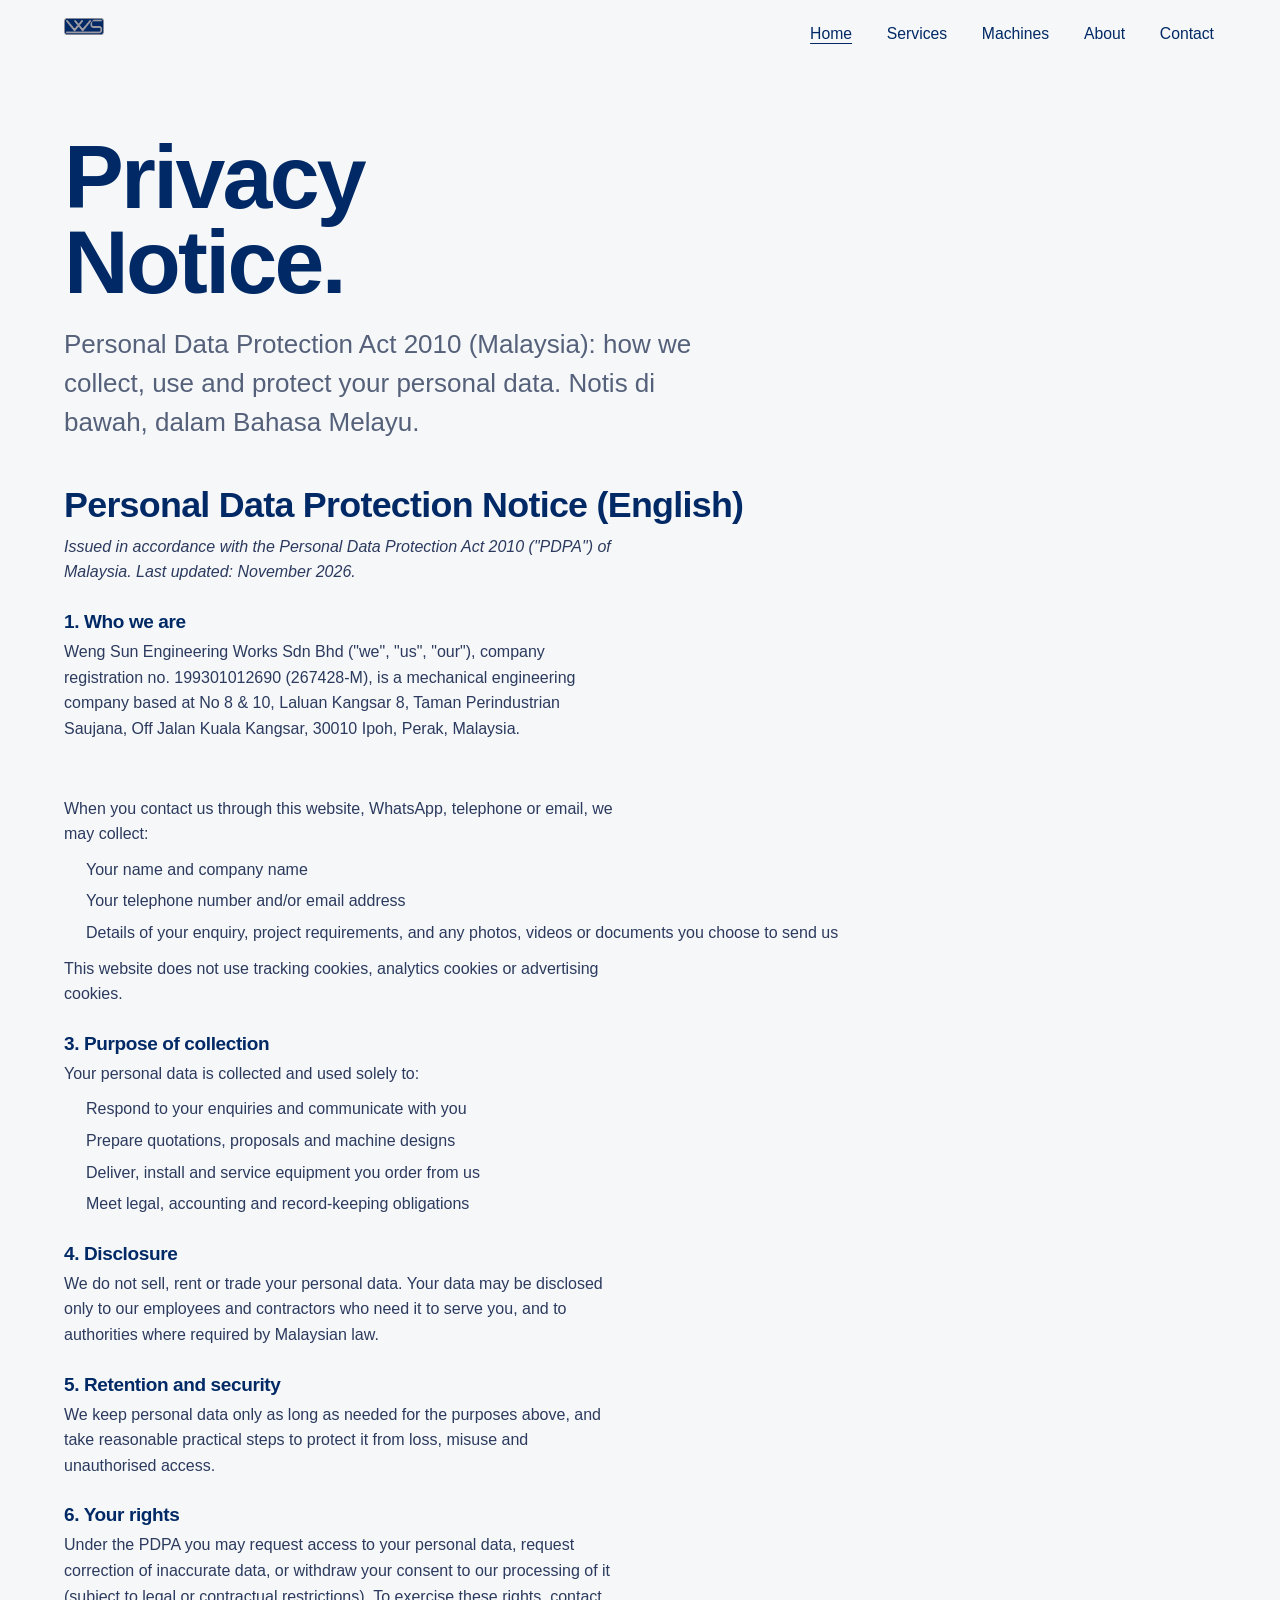
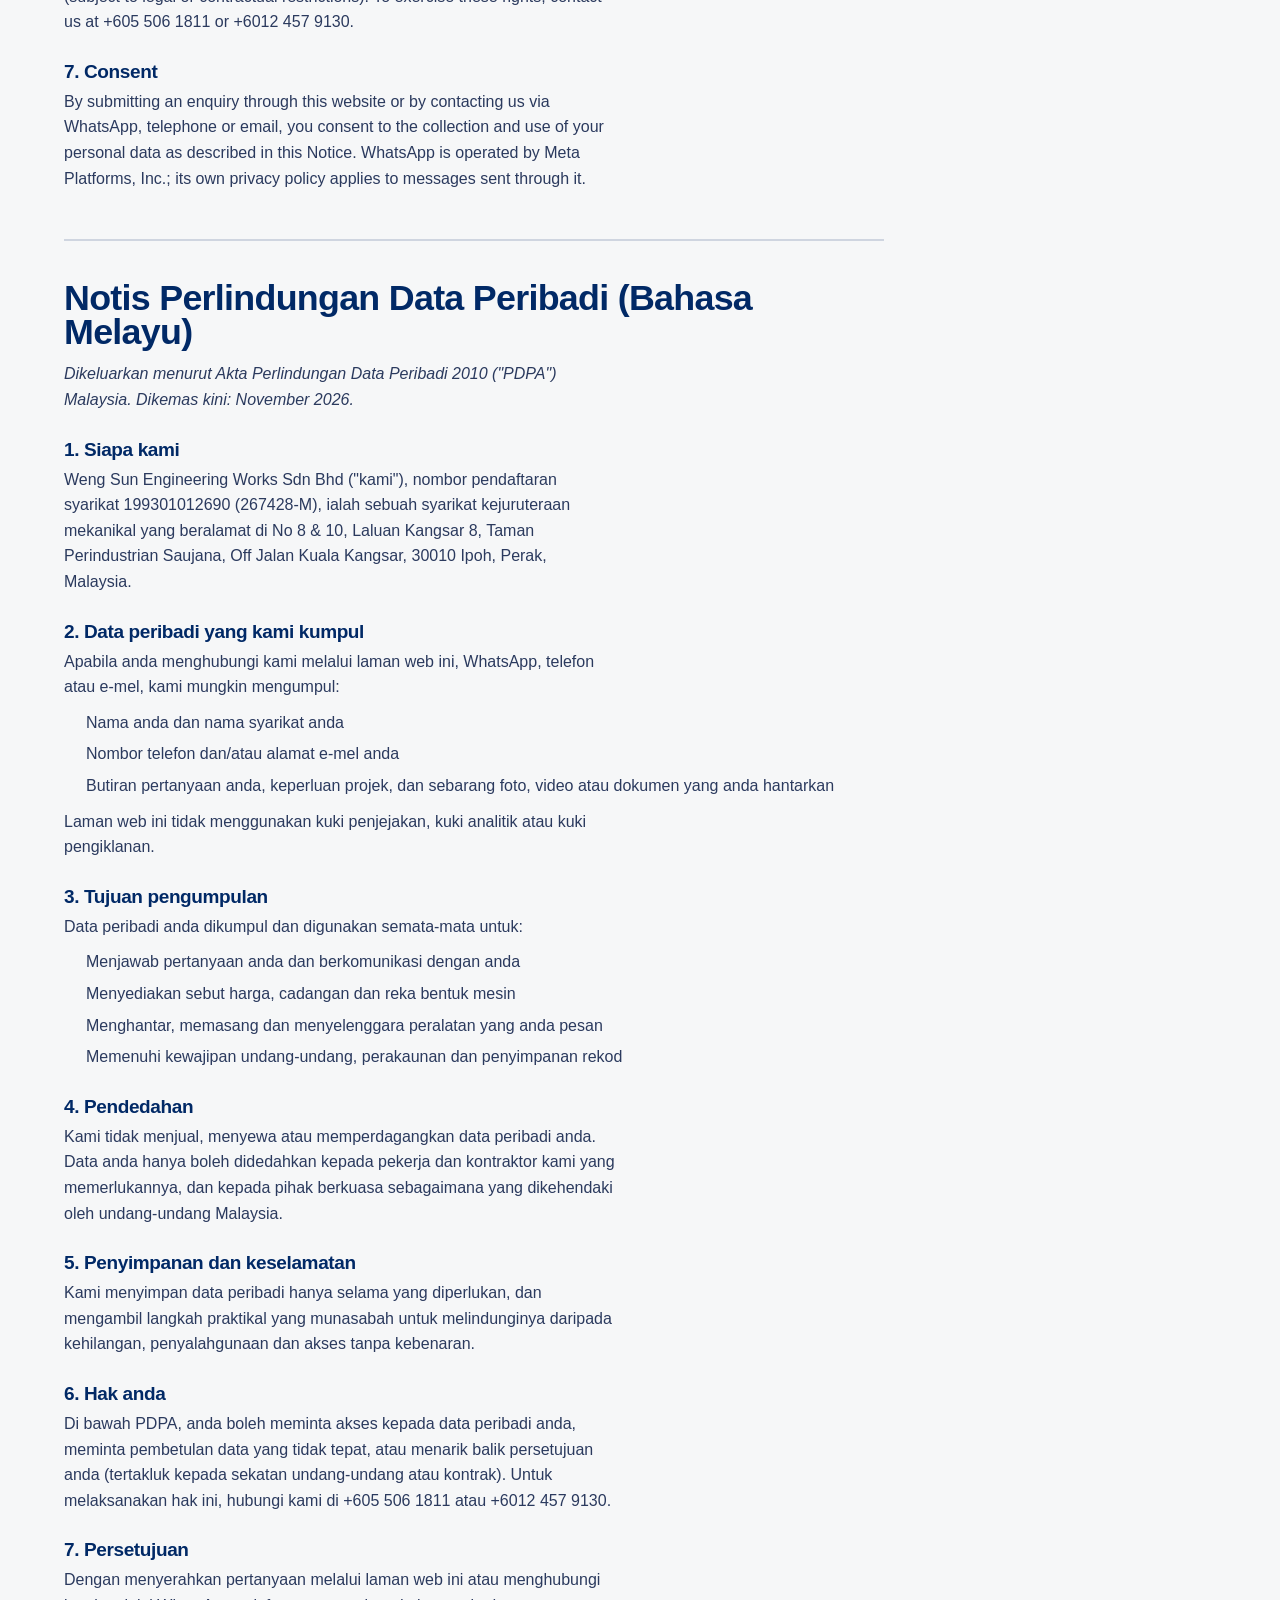
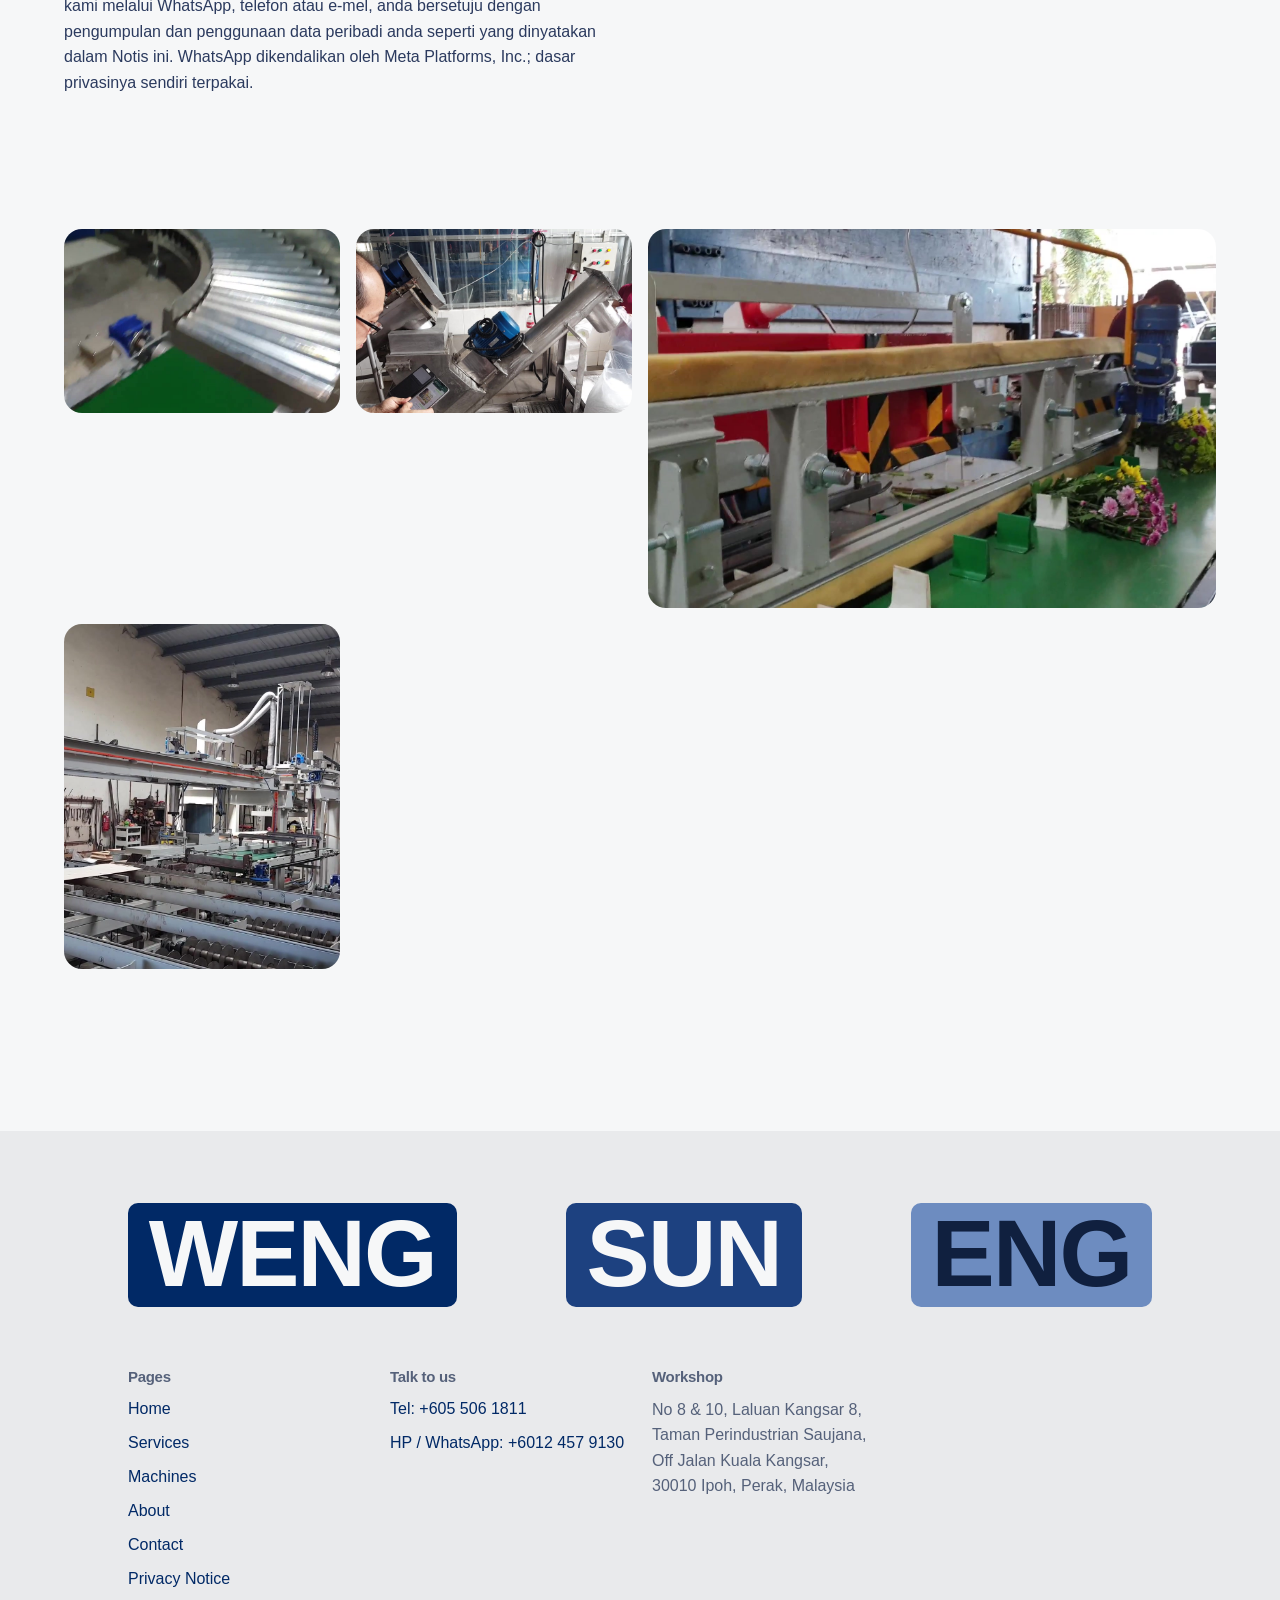
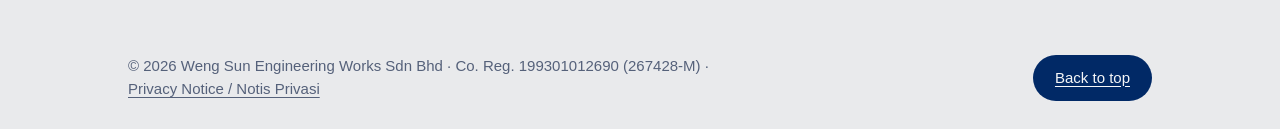
<file: privacy.html>
<!DOCTYPE html>
<html lang="en">
<head>
  <meta charset="UTF-8" />
  <meta name="viewport" content="width=device-width, initial-scale=1.0" />
  <title>Privacy Notice (PDPA) | Weng Sun Engineering Works Sdn Bhd</title>
  <meta name="description" content="Personal Data Protection Notice of Weng Sun Engineering Works Sdn Bhd, issued in accordance with the Personal Data Protection Act 2010 of Malaysia. English and Bahasa Melayu." />
  <link rel="icon" type="image/png" href="assets/logo.png" />
  <link rel="preconnect" href="https://api.fontshare.com" />
  <link rel="preconnect" href="https://cdn.fontshare.com" crossorigin />
  <link href="https://api.fontshare.com/v2/css?f[]=general-sans@400,500,700&display=swap" rel="stylesheet" />
  <link rel="stylesheet" href="css/style.css" />
</head>
<body class="js-off">
  <script>document.body.classList.remove('js-off'); document.body.classList.add('js');</script>
  <header class="topbar">
    <div class="wrap">
    <a class="topbar__brand" href="index.html">
      <img src="assets/logo.png" alt="Weng Sun Engineering Works Sdn Bhd logo" />
    </a>
    <nav class="topbar__links" aria-label="Main navigation">
      <a href="index.html" aria-current="page">Home</a>
      <a href="services.html">Services</a>
      <a href="projects.html">Machines</a>
      <a href="about.html">About</a>
      <a href="contact.html">Contact</a>
    </nav>
    </div>
  </header>
  <main>

    <section class="subhead wrap" id="top">
      <h1>Privacy<br />Notice.</h1>
      <p>Personal Data Protection Act 2010 (Malaysia): how we collect, use and protect your personal data. Notis di bawah, dalam Bahasa Melayu.</p>
    </section>

    <section class="wrap">
      <article class="legal">
        <h2 class="rv">Personal Data Protection Notice (English)</h2>
        <p class="legal__intro">Issued in accordance with the Personal Data Protection Act 2010 ("PDPA") of Malaysia. Last updated: November 2026.</p>

        <h3 class="rv">1. Who we are</h3>
        <p>Weng Sun Engineering Works Sdn Bhd ("we", "us", "our"), company registration no. 199301012690 (267428-M), is a mechanical engineering company based at No 8 &amp; 10, Laluan Kangsar 8, Taman Perindustrian Saujana, Off Jalan Kuala Kangsar, 30010 Ipoh, Perak, Malaysia.</p>

        <h3 class="rv">2. Personal data we collect</h3>
        <p>When you contact us through this website, WhatsApp, telephone or email, we may collect:</p>
        <ul>
          <li>Your name and company name</li>
          <li>Your telephone number and/or email address</li>
          <li>Details of your enquiry, project requirements, and any photos, videos or documents you choose to send us</li>
        </ul>
        <p>This website does not use tracking cookies, analytics cookies or advertising cookies.</p>

        <h3 class="rv">3. Purpose of collection</h3>
        <p>Your personal data is collected and used solely to:</p>
        <ul>
          <li>Respond to your enquiries and communicate with you</li>
          <li>Prepare quotations, proposals and machine designs</li>
          <li>Deliver, install and service equipment you order from us</li>
          <li>Meet legal, accounting and record-keeping obligations</li>
        </ul>

        <h3 class="rv">4. Disclosure</h3>
        <p>We do not sell, rent or trade your personal data. Your data may be disclosed only to our employees and contractors who need it to serve you, and to authorities where required by Malaysian law.</p>

        <h3>5. Retention and security</h3>
        <p>We keep personal data only as long as needed for the purposes above, and take reasonable practical steps to protect it from loss, misuse and unauthorised access.</p>

        <h3>6. Your rights</h3>
        <p>Under the PDPA you may request access to your personal data, request correction of inaccurate data, or withdraw your consent to our processing of it (subject to legal or contractual restrictions). To exercise these rights, contact us at +605 506 1811 or +6012 457 9130.</p>

        <h3>7. Consent</h3>
        <p>By submitting an enquiry through this website or by contacting us via WhatsApp, telephone or email, you consent to the collection and use of your personal data as described in this Notice. WhatsApp is operated by Meta Platforms, Inc.; its own privacy policy applies to messages sent through it.</p>

        <h2 class="legal__divider rv">Notis Perlindungan Data Peribadi (Bahasa Melayu)</h2>
        <p class="legal__intro">Dikeluarkan menurut Akta Perlindungan Data Peribadi 2010 ("PDPA") Malaysia. Dikemas kini: November 2026.</p>

        <h3>1. Siapa kami</h3>
        <p>Weng Sun Engineering Works Sdn Bhd ("kami"), nombor pendaftaran syarikat 199301012690 (267428-M), ialah sebuah syarikat kejuruteraan mekanikal yang beralamat di No 8 &amp; 10, Laluan Kangsar 8, Taman Perindustrian Saujana, Off Jalan Kuala Kangsar, 30010 Ipoh, Perak, Malaysia.</p>

        <h3>2. Data peribadi yang kami kumpul</h3>
        <p>Apabila anda menghubungi kami melalui laman web ini, WhatsApp, telefon atau e-mel, kami mungkin mengumpul:</p>
        <ul>
          <li>Nama anda dan nama syarikat anda</li>
          <li>Nombor telefon dan/atau alamat e-mel anda</li>
          <li>Butiran pertanyaan anda, keperluan projek, dan sebarang foto, video atau dokumen yang anda hantarkan</li>
        </ul>
        <p>Laman web ini tidak menggunakan kuki penjejakan, kuki analitik atau kuki pengiklanan.</p>

        <h3>3. Tujuan pengumpulan</h3>
        <p>Data peribadi anda dikumpul dan digunakan semata-mata untuk:</p>
        <ul>
          <li>Menjawab pertanyaan anda dan berkomunikasi dengan anda</li>
          <li>Menyediakan sebut harga, cadangan dan reka bentuk mesin</li>
          <li>Menghantar, memasang dan menyelenggara peralatan yang anda pesan</li>
          <li>Memenuhi kewajipan undang-undang, perakaunan dan penyimpanan rekod</li>
        </ul>

        <h3>4. Pendedahan</h3>
        <p>Kami tidak menjual, menyewa atau memperdagangkan data peribadi anda. Data anda hanya boleh didedahkan kepada pekerja dan kontraktor kami yang memerlukannya, dan kepada pihak berkuasa sebagaimana yang dikehendaki oleh undang-undang Malaysia.</p>

        <h3>5. Penyimpanan dan keselamatan</h3>
        <p>Kami menyimpan data peribadi hanya selama yang diperlukan, dan mengambil langkah praktikal yang munasabah untuk melindunginya daripada kehilangan, penyalahgunaan dan akses tanpa kebenaran.</p>

        <h3>6. Hak anda</h3>
        <p>Di bawah PDPA, anda boleh meminta akses kepada data peribadi anda, meminta pembetulan data yang tidak tepat, atau menarik balik persetujuan anda (tertakluk kepada sekatan undang-undang atau kontrak). Untuk melaksanakan hak ini, hubungi kami di +605 506 1811 atau +6012 457 9130.</p>

        <h3>7. Persetujuan</h3>
        <p>Dengan menyerahkan pertanyaan melalui laman web ini atau menghubungi kami melalui WhatsApp, telefon atau e-mel, anda bersetuju dengan pengumpulan dan penggunaan data peribadi anda seperti yang dinyatakan dalam Notis ini. WhatsApp dikendalikan oleh Meta Platforms, Inc.; dasar privasinya sendiri terpakai.</p>
      </article>
    </section>

    <section class="work wrap">
      <div class="work__grid">
        <div class="tile tile--wide rv"><img src="assets/machines/4cedb8_1e1d9df70e21456f8aa6aa718b3b25ebf002.jpg" alt="Transport conveyor in a customer factory" loading="lazy" width="920" height="518" /><p class="tile__cap"><b>Transportation Conveyor</b><span>Logistics</span></p></div>
        <div class="tile tile--wide rv d2"><img src="assets/machines/4cedb8_beab39edf9444b5181fdd120b9c5ab9bf002.jpg" alt="Ice filling machine" loading="lazy" width="920" height="518" /><p class="tile__cap"><b>Ice Filling Machine</b><span>Food &amp; ice</span></p></div>
        <div class="tile tile--wide tile--w2 rv d3"><img src="assets/machines/4cedb8_57bb175bfede43feb4f41744a76a3c23f002.jpg" alt="Flower processing machine" loading="lazy" width="1240" height="699" /><p class="tile__cap"><b>Flower Processing Machine</b><span>Agriculture</span></p></div>
        <div class="tile tile--portrait rv"><img src="assets/machines/4cedb8_4021952f6641479a9a7b9ebc5c552604f002.jpg" alt="Skim coat filler machine on the workshop floor" loading="lazy" width="307" height="384" /><p class="tile__cap"><b>Skim Coat Filler</b><span>Coating line</span></p></div>
      </div>
    </section>
  </main>
  <footer class="footer">
    <div class="footer__blocks" aria-hidden="true">
      <span>WENG</span><span>SUN</span><span>ENG</span>
    </div>
    <div class="footer__cols wrap">
      <div>
        <h3>Pages</h3>
        <ul>
          <li><a href="index.html">Home</a></li>
          <li><a href="services.html">Services</a></li>
          <li><a href="projects.html">Machines</a></li>
          <li><a href="about.html">About</a></li>
          <li><a href="contact.html">Contact</a></li>
          <li><a href="privacy.html">Privacy Notice</a></li>
        </ul>
      </div>
      <div>
        <h3>Talk to us</h3>
        <ul>
          <li><a href="tel:+6055061811">Tel: +605 506 1811</a></li>
          <li><a href="https://wa.me/60124579130" target="_blank" rel="noopener">HP / WhatsApp: +6012 457 9130</a></li>
        </ul>
      </div>
      <div class="addr">
        <h3>Workshop</h3>
        <p>No 8 &amp; 10, Laluan Kangsar 8,<br />Taman Perindustrian Saujana,<br />Off Jalan Kuala Kangsar,<br />30010 Ipoh, Perak, Malaysia</p>
      </div>
    </div>
    <div class="footer__base wrap">
      <span>© <span id="year">2026</span> Weng Sun Engineering Works Sdn Bhd · Co. Reg. 199301012690 (267428-M) · <a href="privacy.html">Privacy Notice / Notis Privasi</a></span>
      <a class="btn" href="#top" style="padding: 12px 22px; font-size: 15px;">Back to top</a>
    </div>
  </footer>
  <script src="js/main.js"></script>
</body>
</html>
</file>
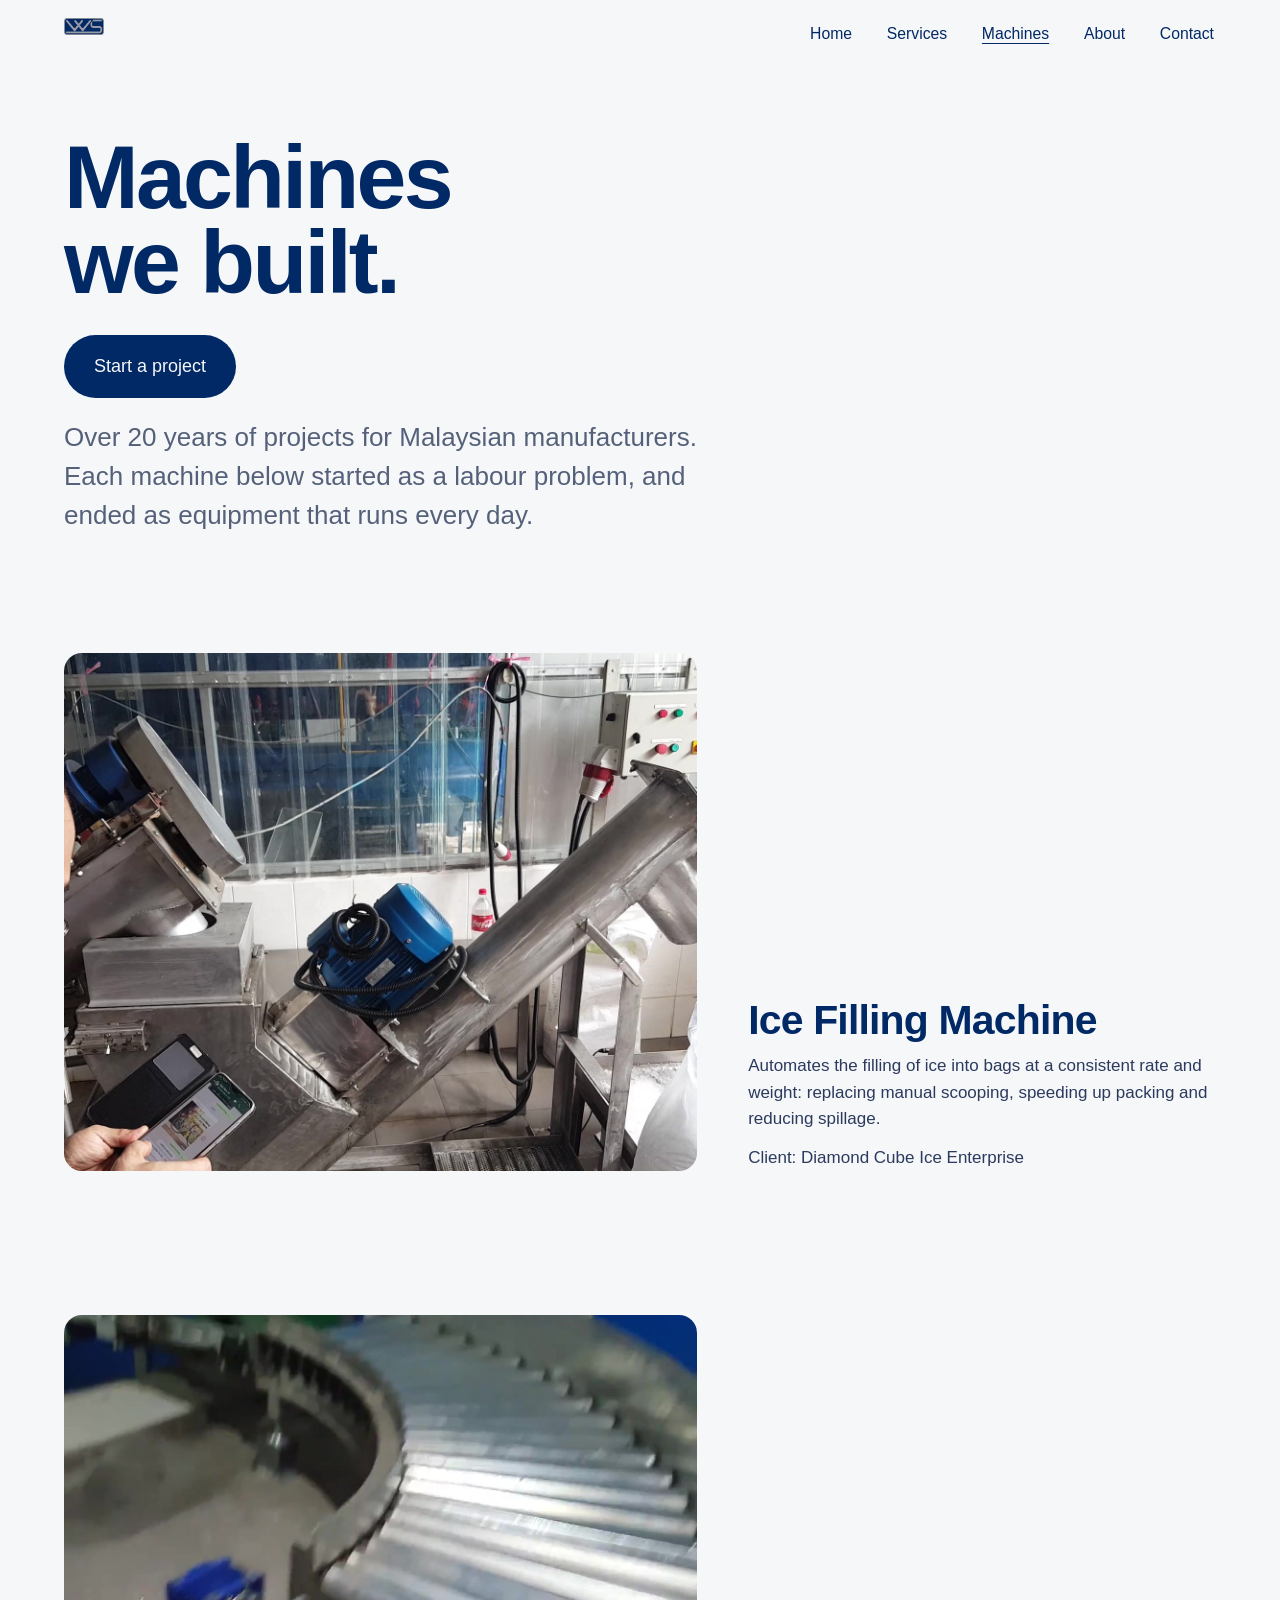
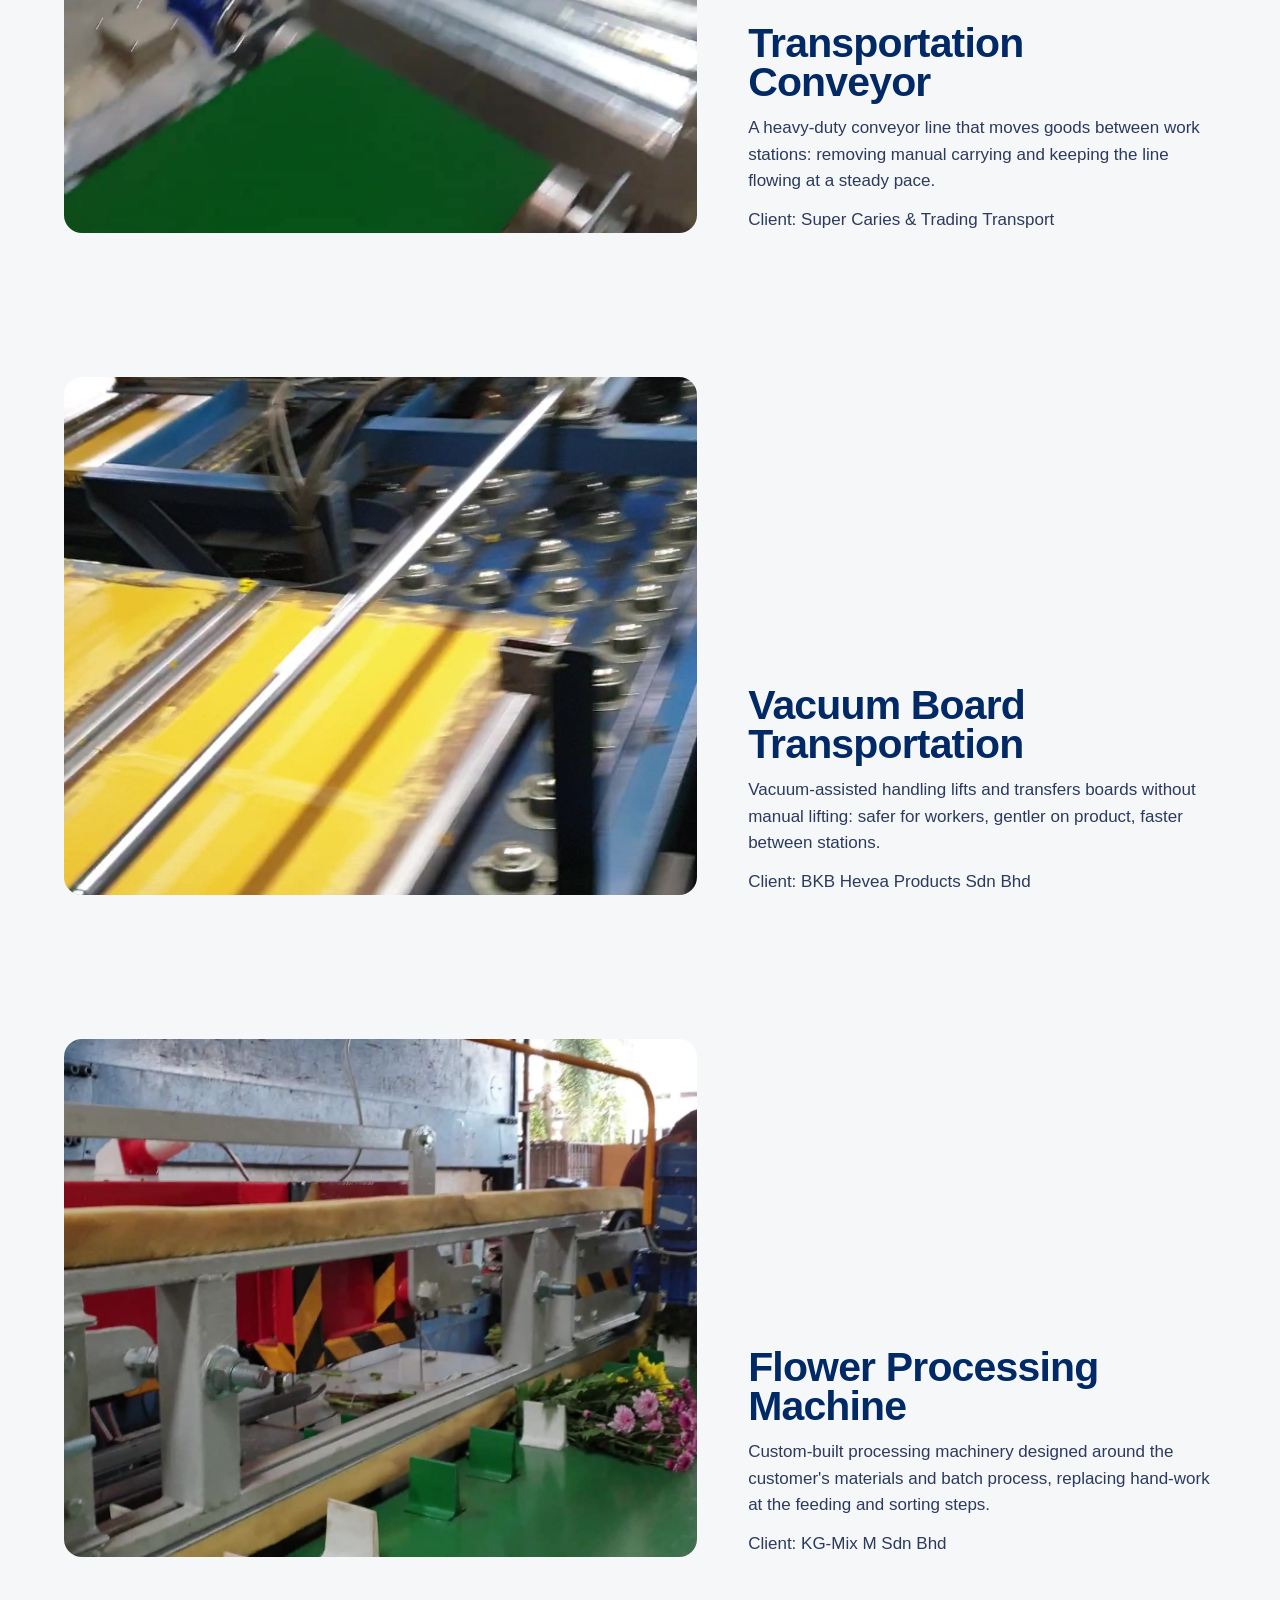
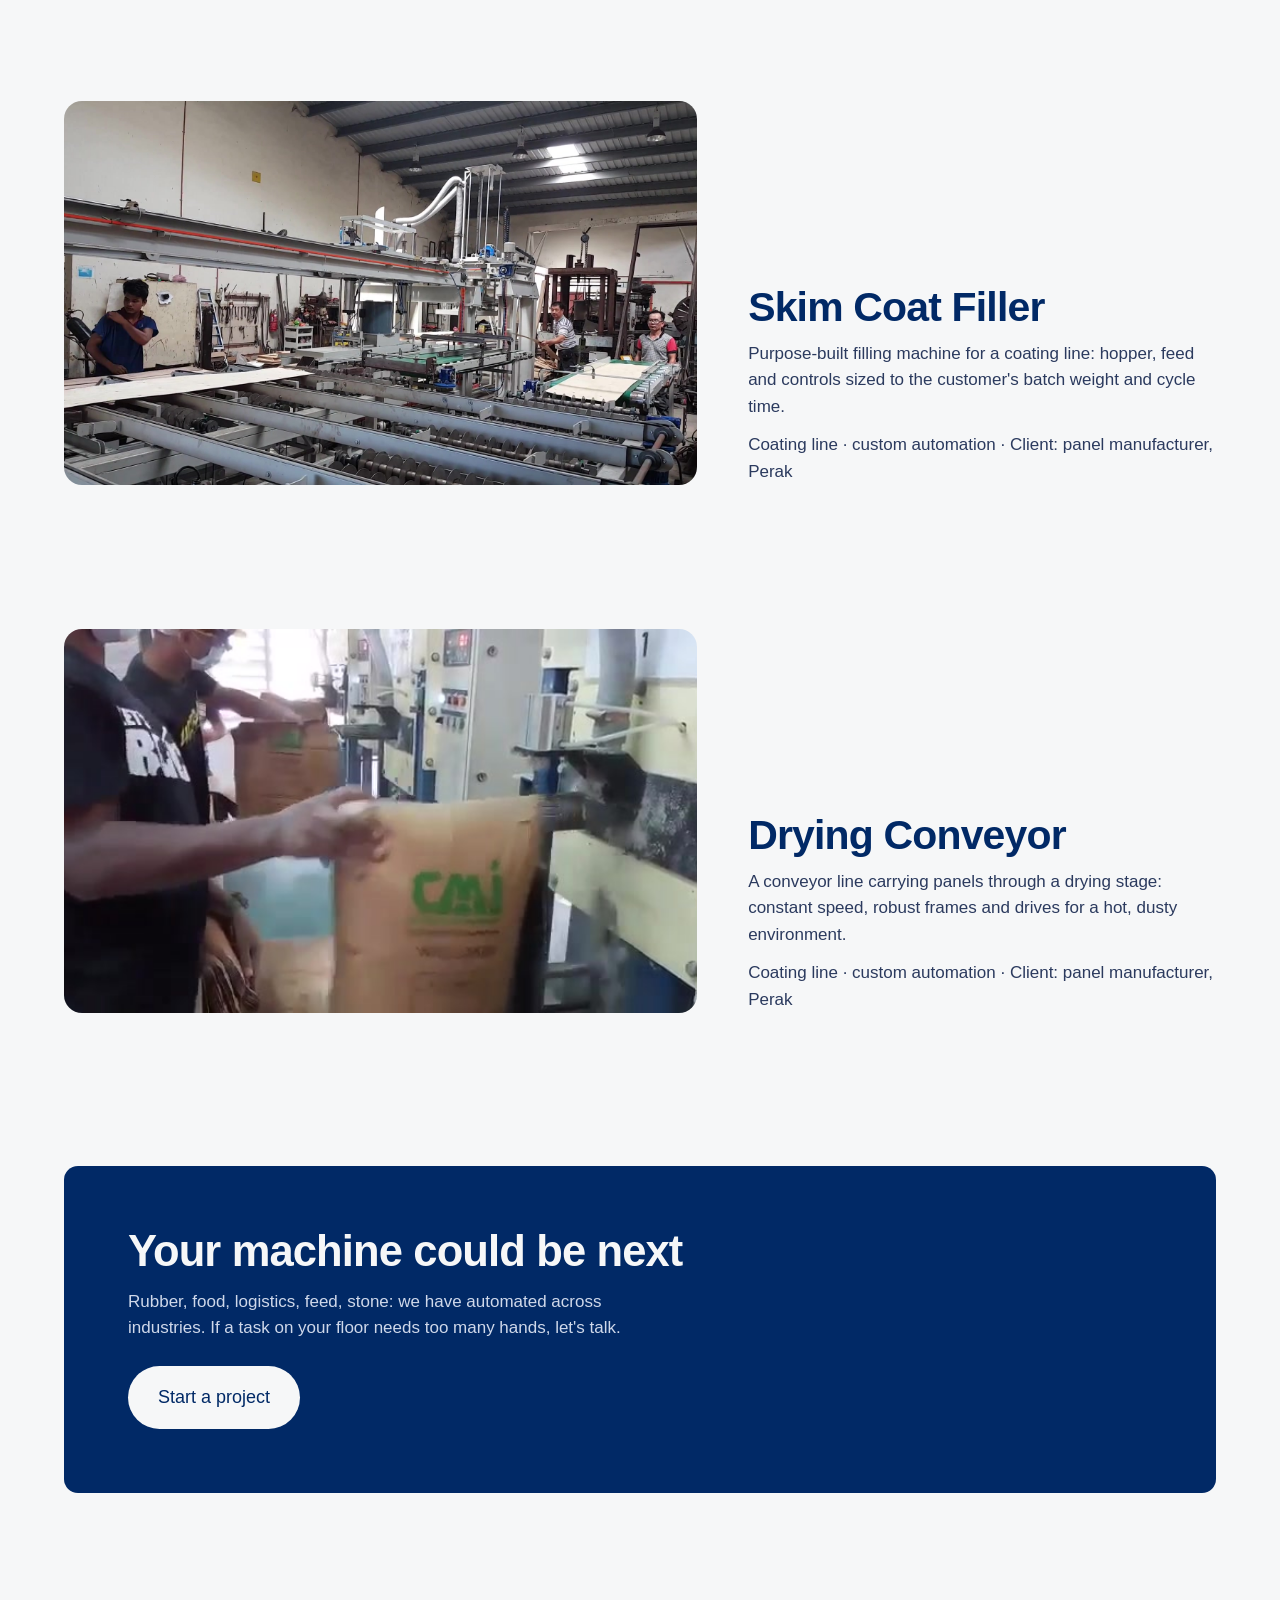
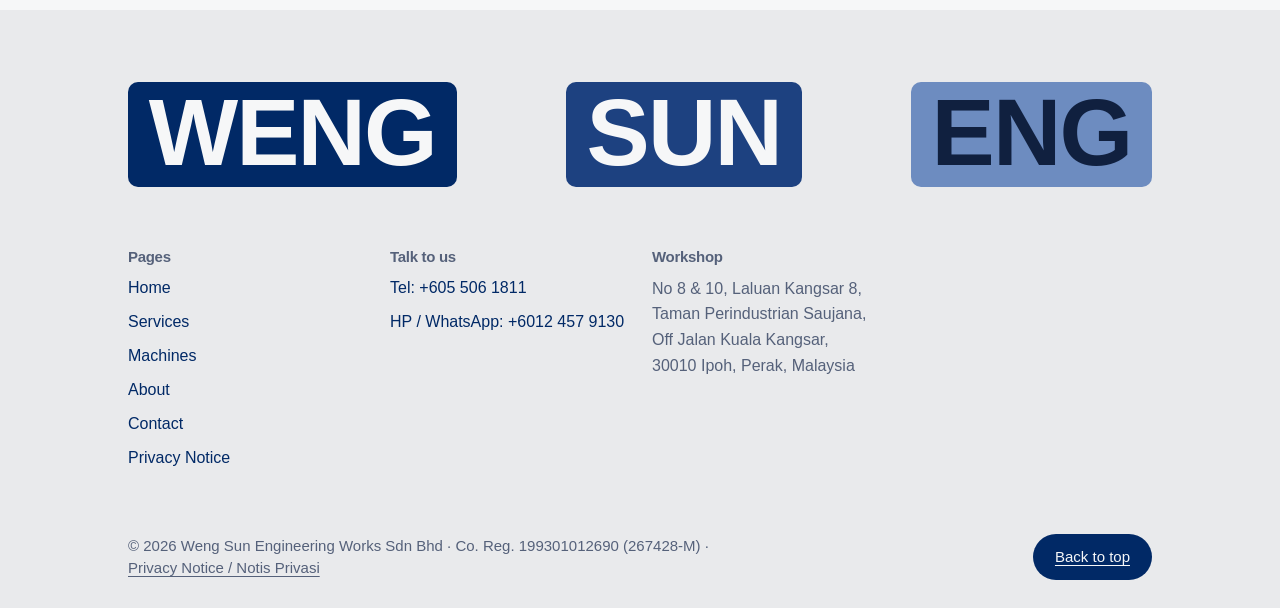
<file: projects.html>
<!DOCTYPE html>
<html lang="en">
<head>
  <meta charset="UTF-8" />
  <meta name="viewport" content="width=device-width, initial-scale=1.0" />
  <title>Machines &amp; Projects · Custom Builds by Weng Sun Engineering, Ipoh</title>
  <meta name="description" content="Machines built in our Ipoh workshop for Malaysian manufacturers: ice filling, transport conveyors, vacuum board handling, feed processing, stone machinery." />
  <link rel="icon" type="image/png" href="assets/logo.png" />
  <link rel="preconnect" href="https://api.fontshare.com" />
  <link rel="preconnect" href="https://cdn.fontshare.com" crossorigin />
  <link href="https://api.fontshare.com/v2/css?f[]=general-sans@400,500,700&display=swap" rel="stylesheet" />
  <link rel="stylesheet" href="css/style.css" />
</head>
<body class="js-off">
  <script>document.body.classList.remove('js-off'); document.body.classList.add('js');</script>
  <header class="topbar">
    <div class="wrap">
    <a class="topbar__brand" href="index.html">
      <img src="assets/logo.png" alt="Weng Sun Engineering Works Sdn Bhd logo" />
    </a>
    <nav class="topbar__links" aria-label="Main navigation">
      <a href="index.html">Home</a>
      <a href="services.html">Services</a>
      <a href="projects.html" aria-current="page">Machines</a>
      <a href="about.html">About</a>
      <a href="contact.html">Contact</a>
    </nav>
    </div>
  </header>
  <main>

    <section class="subhead wrap" id="top">
      <h1>Machines<br />we built.</h1>
      <a class="btn" href="contact.html">Start a project</a>
      <p>Over 20 years of projects for Malaysian manufacturers. Each machine below started as a labour problem, and ended as equipment that runs every day.</p>
    </section>

    <section class="proj wrap">
      <div class="proj__row rv">
        <figure class="proj__media"><img src="assets/machines/4cedb8_beab39edf9444b5181fdd120b9c5ab9bf002.jpg" alt="Ice filling machine in a factory" loading="lazy" width="920" height="518" /></figure>
        <div class="proj__text rv d2">
          <h2>Ice Filling Machine</h2>
          <p>Automates the filling of ice into bags at a consistent rate and weight: replacing manual scooping, speeding up packing and reducing spillage.</p>
          <p class="proj__client">Client: Diamond Cube Ice Enterprise</p>
        </div>
      </div>
      <div class="proj__row rv">
        <figure class="proj__media"><img src="assets/machines/4cedb8_1e1d9df70e21456f8aa6aa718b3b25ebf002.jpg" alt="Long roller conveyor across a factory floor" loading="lazy" width="920" height="518" /></figure>
        <div class="proj__text rv d2">
          <h2>Transportation Conveyor</h2>
          <p>A heavy-duty conveyor line that moves goods between work stations: removing manual carrying and keeping the line flowing at a steady pace.</p>
          <p class="proj__client">Client: Super Caries &amp; Trading Transport</p>
        </div>
      </div>
      <div class="proj__row rv">
        <figure class="proj__media"><img src="assets/machines/4cedb8_7ae8bdd4fa9f4ddc9aa8dbfd0037c234f002.jpg" alt="Vacuum board pressing frame with safety rails" loading="lazy" width="920" height="518" /></figure>
        <div class="proj__text rv d2">
          <h2>Vacuum Board Transportation</h2>
          <p>Vacuum-assisted handling lifts and transfers boards without manual lifting: safer for workers, gentler on product, faster between stations.</p>
          <p class="proj__client">Client: BKB Hevea Products Sdn Bhd</p>
        </div>
      </div>
      <div class="proj__row rv">
        <figure class="proj__media"><img src="assets/machines/4cedb8_57bb175bfede43feb4f41744a76a3c23f002.jpg" alt="Worker pouring material into flower processing machine" loading="lazy" width="920" height="518" /></figure>
        <div class="proj__text rv d2">
          <h2>Flower Processing Machine</h2>
          <p>Custom-built processing machinery designed around the customer's materials and batch process, replacing hand-work at the feeding and sorting steps.</p>
          <p class="proj__client">Client: KG-Mix M Sdn Bhd</p>
        </div>
      </div>
      <div class="proj__row rv">
        <figure class="proj__media"><img src="assets/machines/4cedb8_4021952f6641479a9a7b9ebc5c552604f002.jpg" alt="Skim coat filler machine with hopper and blue motor" loading="lazy" width="307" height="384" /></figure>
        <div class="proj__text rv d2">
          <h2>Skim Coat Filler</h2>
          <p>Purpose-built filling machine for a coating line: hopper, feed and controls sized to the customer's batch weight and cycle time.</p>
          <p class="proj__client">Coating line · custom automation · Client: panel manufacturer, Perak</p>
        </div>
      </div>
      <div class="proj__row rv">
        <figure class="proj__media"><img src="assets/machines/4cedb8_d8ea3f7d930040bf86143f38c81a6b47f002.jpg" alt="Drying conveyor carrying yellow panels" loading="lazy" width="307" height="384" /></figure>
        <div class="proj__text rv d2">
          <h2>Drying Conveyor</h2>
          <p>A conveyor line carrying panels through a drying stage: constant speed, robust frames and drives for a hot, dusty environment.</p>
          <p class="proj__client">Coating line · custom automation · Client: panel manufacturer, Perak</p>
        </div>
      </div>
    </section>

    <section class="cta wrap">
      <div class="cta__inner rv">
        <h2>Your machine could be next</h2>
        <p>Rubber, food, logistics, feed, stone: we have automated across industries. If a task on your floor needs too many hands, let's talk.</p>
        <a class="btn" href="contact.html">Start a project</a>
      </div>
    </section>
  </main>
  <footer class="footer">
    <div class="footer__blocks" aria-hidden="true">
      <span>WENG</span><span>SUN</span><span>ENG</span>
    </div>
    <div class="footer__cols wrap">
      <div>
        <h3>Pages</h3>
        <ul>
          <li><a href="index.html">Home</a></li>
          <li><a href="services.html">Services</a></li>
          <li><a href="projects.html">Machines</a></li>
          <li><a href="about.html">About</a></li>
          <li><a href="contact.html">Contact</a></li>
          <li><a href="privacy.html">Privacy Notice</a></li>
        </ul>
      </div>
      <div>
        <h3>Talk to us</h3>
        <ul>
          <li><a href="tel:+6055061811">Tel: +605 506 1811</a></li>
          <li><a href="https://wa.me/60124579130" target="_blank" rel="noopener">HP / WhatsApp: +6012 457 9130</a></li>
        </ul>
      </div>
      <div class="addr">
        <h3>Workshop</h3>
        <p>No 8 &amp; 10, Laluan Kangsar 8,<br />Taman Perindustrian Saujana,<br />Off Jalan Kuala Kangsar,<br />30010 Ipoh, Perak, Malaysia</p>
      </div>
    </div>
    <div class="footer__base wrap">
      <span>© <span id="year">2026</span> Weng Sun Engineering Works Sdn Bhd · Co. Reg. 199301012690 (267428-M) · <a href="privacy.html">Privacy Notice / Notis Privasi</a></span>
      <a class="btn" href="#top" style="padding: 12px 22px; font-size: 15px;">Back to top</a>
    </div>
  </footer>
  <script src="js/main.js"></script>
</body>
</html>
</file>
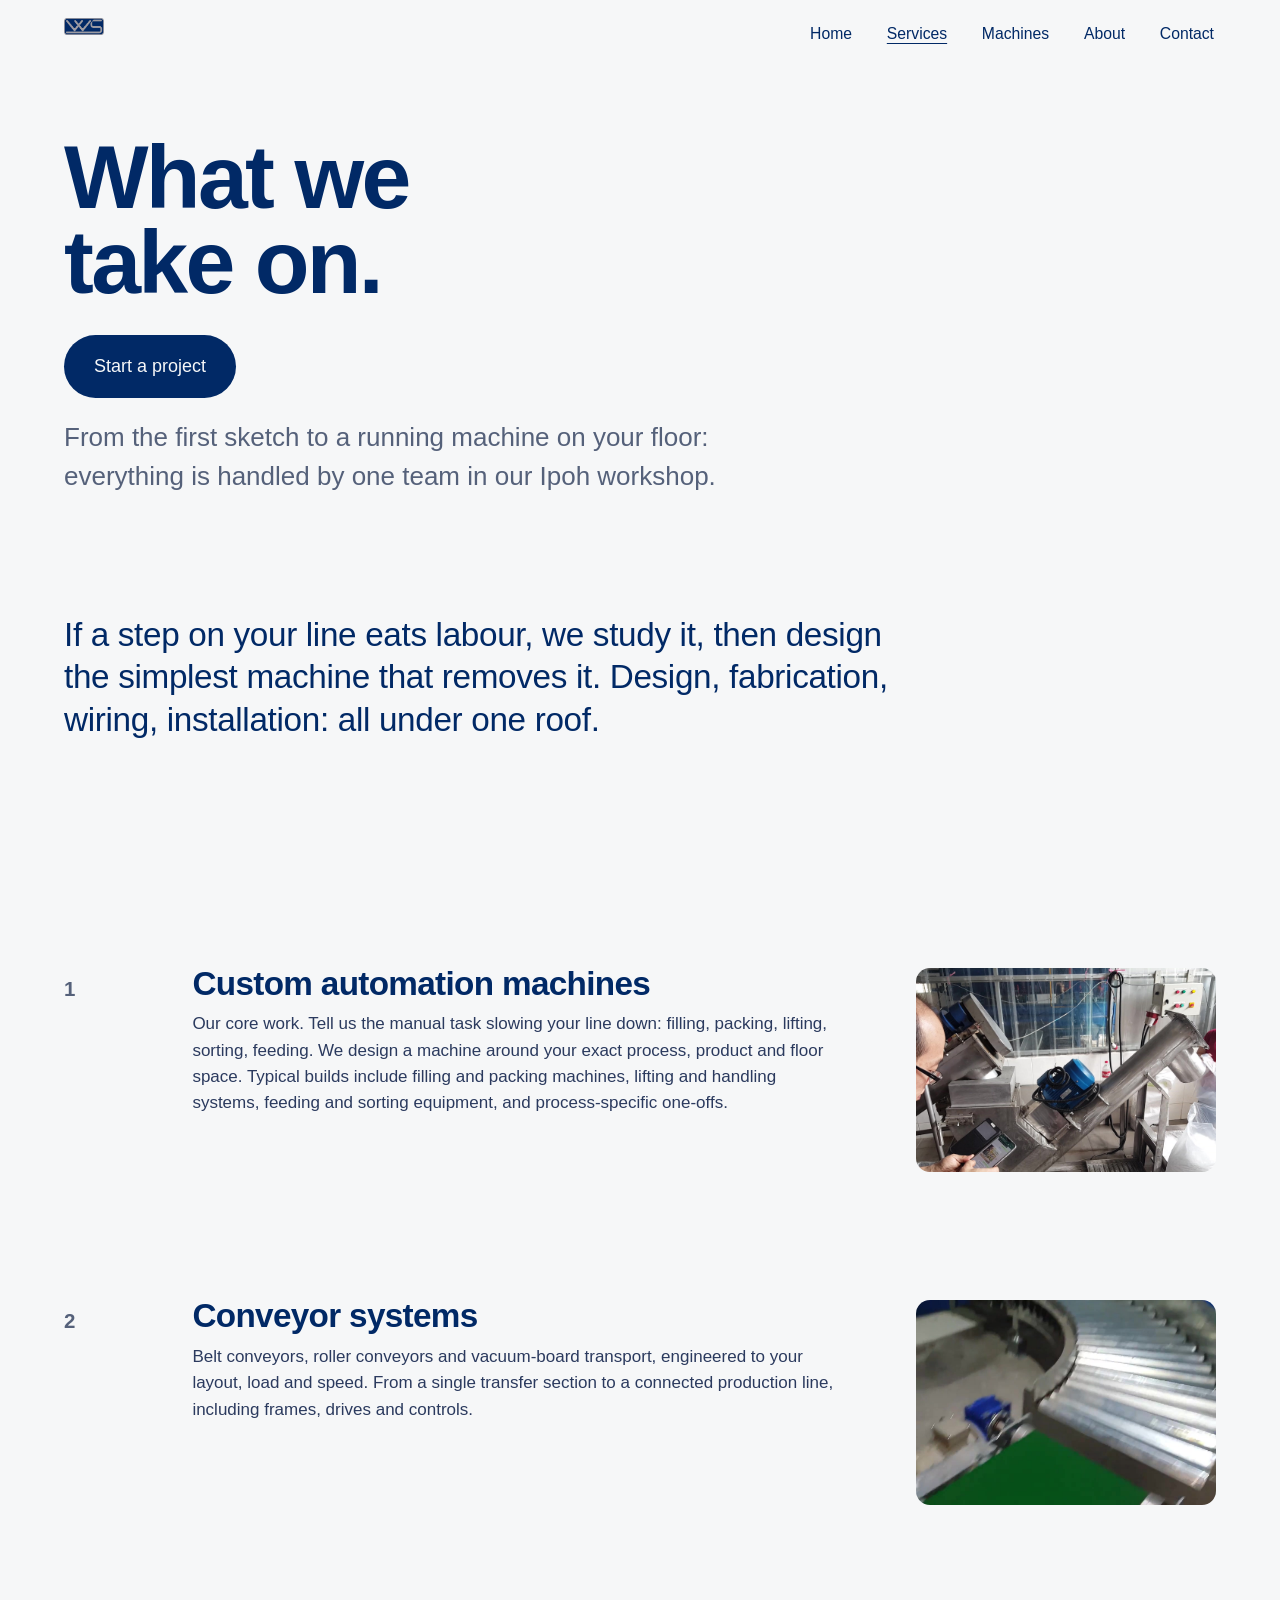
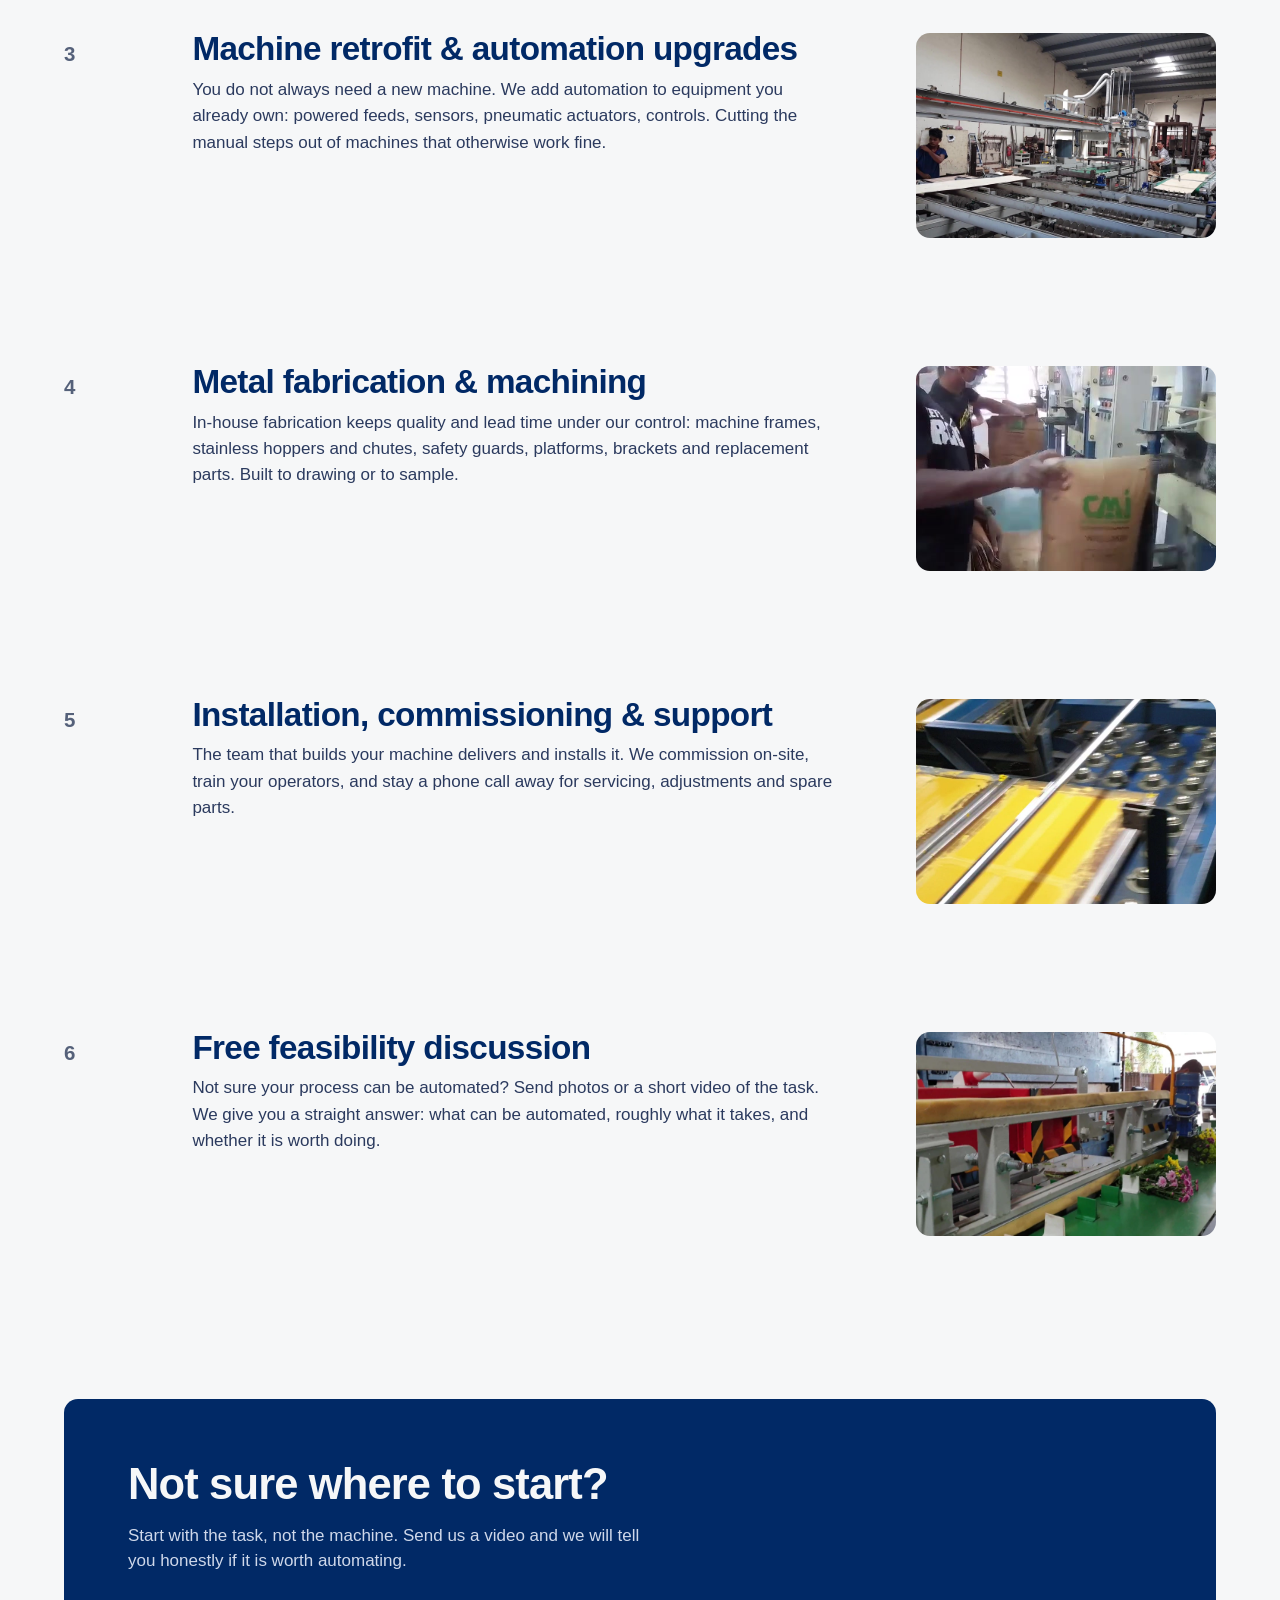
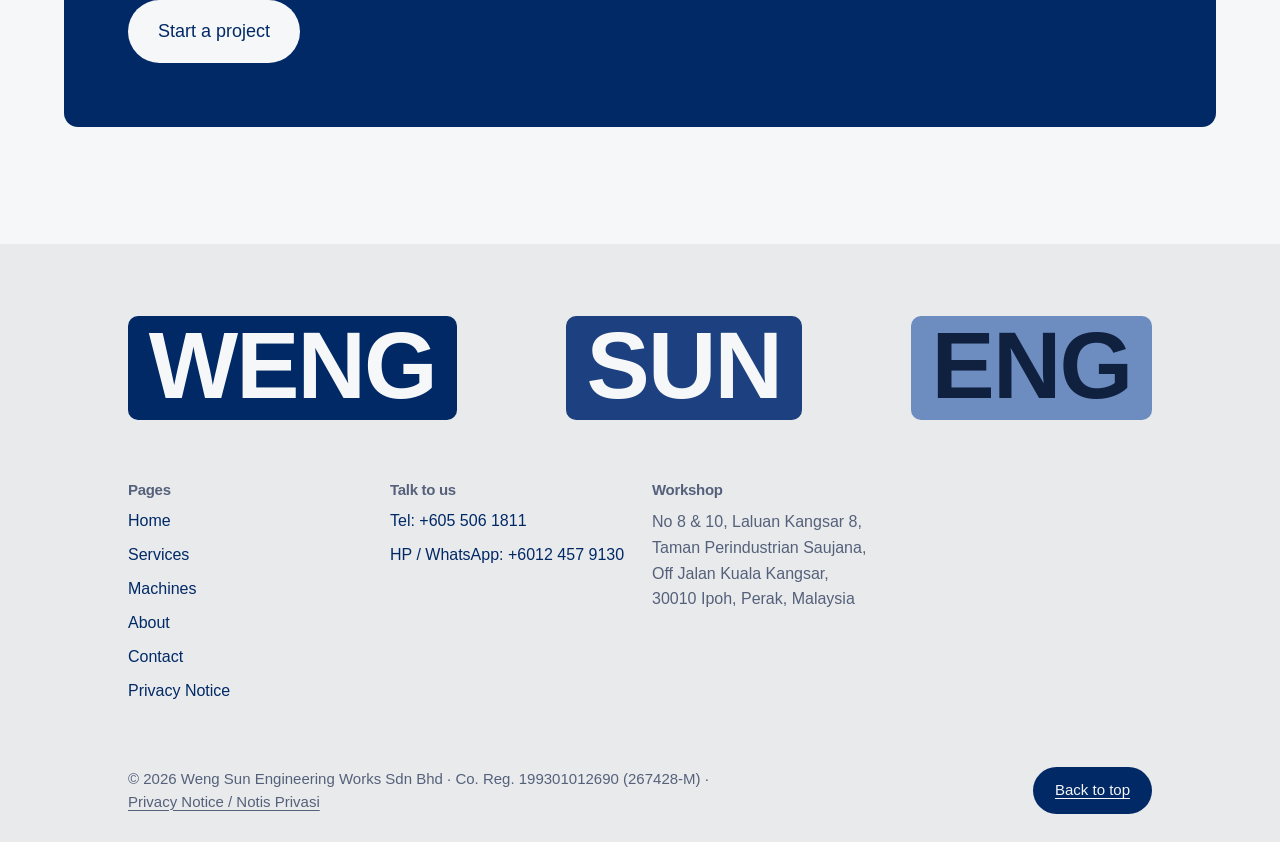
<file: services.html>
<!DOCTYPE html>
<html lang="en">
<head>
  <meta charset="UTF-8" />
  <meta name="viewport" content="width=device-width, initial-scale=1.0" />
  <title>Services · Custom Machine Design, Conveyors & Fabrication | Weng Sun Engineering, Ipoh</title>
  <meta name="description" content="Custom automation machine design and build, conveyor systems, machine retrofits, fabrication and machining, installation and support. One workshop in Ipoh, end to end." />
  <link rel="icon" type="image/png" href="assets/logo.png" />
  <link rel="preconnect" href="https://api.fontshare.com" />
  <link rel="preconnect" href="https://cdn.fontshare.com" crossorigin />
  <link href="https://api.fontshare.com/v2/css?f[]=general-sans@400,500,700&display=swap" rel="stylesheet" />
  <link rel="stylesheet" href="css/style.css" />
</head>
<body class="js-off">
  <script>document.body.classList.remove('js-off'); document.body.classList.add('js');</script>
  <header class="topbar">
    <div class="wrap">
    <a class="topbar__brand" href="index.html">
      <img src="assets/logo.png" alt="Weng Sun Engineering Works Sdn Bhd logo" />
    </a>
    <nav class="topbar__links" aria-label="Main navigation">
      <a href="index.html">Home</a>
      <a href="services.html" aria-current="page">Services</a>
      <a href="projects.html">Machines</a>
      <a href="about.html">About</a>
      <a href="contact.html">Contact</a>
    </nav>
    </div>
  </header>
  <main>

    <section class="subhead wrap" id="top">
      <h1>What we<br />take on.</h1>
      <a class="btn" href="contact.html">Start a project</a>
      <p>From the first sketch to a running machine on your floor: everything is handled by one team in our Ipoh workshop.</p>
    </section>

    <section class="statement wrap">
      <p class="big rv">If a step on your line eats labour, we study it, then design the simplest machine that removes it. Design, fabrication, wiring, installation: <a href="projects.html">all under one roof</a>.</p>
    </section>

    <section class="svc wrap">
      <div class="svc__row rv">
        <span class="svc__no">1</span>
        <div>
          <h3>Custom automation machines</h3>
          <p>Our core work. Tell us the manual task slowing your line down: filling, packing, lifting, sorting, feeding. We design a machine around your exact process, product and floor space. Typical builds include filling and packing machines, lifting and handling systems, feeding and sorting equipment, and process-specific one-offs.</p>
        </div>
        <figure class="svc__media"><img src="assets/machines/4cedb8_beab39edf9444b5181fdd120b9c5ab9bf002.jpg" alt="Ice filling machine built for a Malaysian ice plant" loading="lazy" width="560" height="400" /></figure>
      
      </div>
      <div class="svc__row rv">
        <span class="svc__no">2</span>
        <div>
          <h3>Conveyor systems</h3>
          <p>Belt conveyors, roller conveyors and vacuum-board transport, engineered to your layout, load and speed. From a single transfer section to a connected production line, including frames, drives and controls.</p>
        </div>
        <figure class="svc__media"><img src="assets/machines/4cedb8_1e1d9df70e21456f8aa6aa718b3b25ebf002.jpg" alt="Roller transport conveyor across a factory floor" loading="lazy" width="560" height="400" /></figure>
      
      </div>
      <div class="svc__row rv">
        <span class="svc__no">3</span>
        <div>
          <h3>Machine retrofit &amp; automation upgrades</h3>
          <p>You do not always need a new machine. We add automation to equipment you already own: powered feeds, sensors, pneumatic actuators, controls. Cutting the manual steps out of machines that otherwise work fine.</p>
        </div>
        <figure class="svc__media"><img src="assets/machines/4cedb8_4021952f6641479a9a7b9ebc5c552604f002.jpg" alt="Skim coat filler machine with hopper and controls" loading="lazy" width="560" height="400" /></figure>
      
      </div>
      <div class="svc__row rv">
        <span class="svc__no">4</span>
        <div>
          <h3>Metal fabrication &amp; machining</h3>
          <p>In-house fabrication keeps quality and lead time under our control: machine frames, stainless hoppers and chutes, safety guards, platforms, brackets and replacement parts. Built to drawing or to sample.</p>
        </div>
        <figure class="svc__media"><img src="assets/machines/4cedb8_d8ea3f7d930040bf86143f38c81a6b47f002.jpg" alt="Drying conveyor carrying product panels" loading="lazy" width="560" height="400" /></figure>
      
      </div>
      <div class="svc__row rv">
        <span class="svc__no">5</span>
        <div>
          <h3>Installation, commissioning &amp; support</h3>
          <p>The team that builds your machine delivers and installs it. We commission on-site, train your operators, and stay a phone call away for servicing, adjustments and spare parts.</p>
        </div>
        <figure class="svc__media"><img src="assets/machines/4cedb8_7ae8bdd4fa9f4ddc9aa8dbfd0037c234f002.jpg" alt="Vacuum board transportation frame during build" loading="lazy" width="560" height="400" /></figure>
      
      </div>
      <div class="svc__row rv">
        <span class="svc__no">6</span>
        <div>
          <h3>Free feasibility discussion</h3>
          <p>Not sure your process can be automated? Send photos or a short video of the task. We give you a straight answer: what can be automated, roughly what it takes, and whether it is worth doing.</p>
        </div>
        <figure class="svc__media"><img src="assets/machines/4cedb8_57bb175bfede43feb4f41744a76a3c23f002.jpg" alt="Flower processing machine built for a Malaysian processor" loading="lazy" width="560" height="400" /></figure>
      
      </div>
    </section>

    <section class="cta wrap">
      <div class="cta__inner rv">
        <h2>Not sure where to start?</h2>
        <p>Start with the task, not the machine. Send us a video and we will tell you honestly if it is worth automating.</p>
        <a class="btn" href="contact.html">Start a project</a>
      </div>
    </section>
  </main>
  <footer class="footer">
    <div class="footer__blocks" aria-hidden="true">
      <span>WENG</span><span>SUN</span><span>ENG</span>
    </div>
    <div class="footer__cols wrap">
      <div>
        <h3>Pages</h3>
        <ul>
          <li><a href="index.html">Home</a></li>
          <li><a href="services.html">Services</a></li>
          <li><a href="projects.html">Machines</a></li>
          <li><a href="about.html">About</a></li>
          <li><a href="contact.html">Contact</a></li>
          <li><a href="privacy.html">Privacy Notice</a></li>
        </ul>
      </div>
      <div>
        <h3>Talk to us</h3>
        <ul>
          <li><a href="tel:+6055061811">Tel: +605 506 1811</a></li>
          <li><a href="https://wa.me/60124579130" target="_blank" rel="noopener">HP / WhatsApp: +6012 457 9130</a></li>
        </ul>
      </div>
      <div class="addr">
        <h3>Workshop</h3>
        <p>No 8 &amp; 10, Laluan Kangsar 8,<br />Taman Perindustrian Saujana,<br />Off Jalan Kuala Kangsar,<br />30010 Ipoh, Perak, Malaysia</p>
      </div>
    </div>
    <div class="footer__base wrap">
      <span>© <span id="year">2026</span> Weng Sun Engineering Works Sdn Bhd · Co. Reg. 199301012690 (267428-M) · <a href="privacy.html">Privacy Notice / Notis Privasi</a></span>
      <a class="btn" href="#top" style="padding: 12px 22px; font-size: 15px;">Back to top</a>
    </div>
  </footer>
  <script src="js/main.js"></script>
</body>
</html>
</file>
<file: css/style.css>
/* Weng Sun Engineering Works — one-motif direction (belt loop / WS frame)
   Palette: dealt proportions, subject's own colours (logo navy #012966 + grey #9c9ba3). */

:root {
  --bg: #f6f7f8;
  --surface: #e9eaec;
  --ink: #012966;
  --muted: #55617a;
  --grey: #9c9ba3;
  --accent: #012966;
  --accent-ink: #f6f7f8;
  --field: #012966;
  --field-ink: #f6f7f8;
  /* tints of the navy, dark → light (the folder stack and the process accordion read in this order) */
  --tint-1: #012966;
  --tint-2: #1d4180;
  --tint-3: #3d63a0;
  --tint-4: #6d8cc0;
  --tint-5: #a9bed8;
  --step-small: clamp(0.9375rem, 0.92rem + 0.08vw, 1rem);
  --step-body: clamp(1.0625rem, 1.02rem + 0.15vw, 1.125rem);
  --step-lead: clamp(1.25rem, 1.1rem + 0.7vw, 1.625rem);
  --step-head: clamp(2rem, 1.3rem + 3.2vw, 4rem);
  --display: clamp(64px, 9vw, 154px);
  --pad: clamp(20px, 5vw, 72px);
  --pill: 999px;
}

* { margin: 0; padding: 0; box-sizing: border-box; }
html { scroll-behavior: smooth; }
@media (prefers-reduced-motion: reduce) { html { scroll-behavior: auto; } }

body {
  background: var(--bg);
  color: var(--ink);
  font-family: 'General Sans', sans-serif;
  font-size: var(--step-body);
  line-height: 1.5;
  font-weight: 400;
  -webkit-font-smoothing: antialiased;
}

img { display: block; max-width: 100%; }
a { color: inherit; text-decoration: none; }
li { list-style: none; }
h1, h2, h3 { font-weight: 700; letter-spacing: -0.02em; line-height: 0.95; }
p { max-width: 62ch; }

.wrap { max-width: 1360px; margin-inline: auto; padding-inline: var(--pad); }

/* ---------- top bar ---------- */
.topbar {
  font-size: var(--step-small); font-weight: 500;
  padding-block: 18px 22px;
}
.topbar .wrap { display: flex; align-items: flex-start; justify-content: space-between; gap: 24px; flex-wrap: wrap; }
.topbar__brand { display: flex; flex-direction: column; align-items: flex-start; gap: 5px; }
.topbar__brand img { width: 40px; height: auto; }
.topbar__brand span { font-size: 14px; font-weight: 500; color: var(--muted); letter-spacing: 0.01em; }
.topbar__links { display: flex; gap: clamp(14px, 2.4vw, 34px); }
.topbar__links a { padding: 4px 2px; }
.topbar__links a[aria-current] { text-decoration: underline; text-underline-offset: 4px; }

/* ---------- hero: the folder stack ---------- */
.hero {
  background: var(--field);
  color: var(--field-ink);
  min-height: 100svh;
  display: flex; flex-direction: column;
  padding-top: 20px;
  overflow: hidden;
}
.hero__head { text-align: center; }
.hero h1 {
  font-size: var(--display);
  line-height: 0.9;
  letter-spacing: -0.03em;
  margin-top: clamp(30px, 8vh, 90px);
}
.hero__support {
  margin: 22px auto 0;
  font-size: clamp(16px, 1.4vw, 18px);
  max-width: 46ch;
  line-height: 1.5;
  text-align: center;
  color: var(--field-ink);
}
.hero__stack {
  margin-top: clamp(40px, 9vh, 110px);
  width: min(86%, 1140px);
  margin-inline: auto;
  position: relative;
  flex: 1;
}
.folder {
  position: relative;
  display: block;
  background: var(--c, var(--tint-2));
  color: var(--field-ink);
  border-radius: 6px 6px 0 0;
  margin-inline: auto;
  width: 100%;
}
.folder + .folder { margin-top: 14px; }
.hero__stack .folder { width: calc(100% - var(--i) * 5.5%); position: relative; z-index: var(--z); }
.folder__tab {
  position: absolute; top: -38px;
  clip-path: polygon(0 100%, 0 34%, 16% 0, 84% 0, 100% 34%, 100% 100%);
  background: inherit;
  color: inherit;
  font-size: 18px; font-weight: 600;
  padding: 0 clamp(20px, 3vw, 44px);
  line-height: 40px;
  white-space: nowrap;
  left: var(--t, 8%);
}
.folder--front {
  background: var(--bg);
  color: var(--ink);
  padding: clamp(24px, 4vw, 44px) clamp(24px, 5vw, 64px) 10vh;
  border-radius: 6px 6px 0 0;
}
.folder--front .folder__tab { color: var(--ink); }
.folder--front p { font-size: var(--step-lead); line-height: 1.35; max-width: 30ch; font-weight: 500; }
.btn {
  display: inline-flex; align-items: center; gap: 10px;
  background: var(--accent); color: var(--accent-ink);
  font: 600 clamp(15px, 1.1vw, 17px)/1 var(--step-body-size, 1) 'General Sans', sans-serif;
  padding: 18px 30px;
  border-radius: var(--pill);
  border: 0; cursor: pointer;
  transition: transform 160ms ease, background 160ms ease;
}
.btn:hover { background: #1d4180; transform: translateY(-2px); }
.btn:focus-visible { outline: 3px solid var(--tint-5); outline-offset: 3px; }
.folder--front .btn { margin-top: 28px; }

@media (max-width: 900px) {
  .hero { min-height: 0; }
  .hero__stack { flex: 0 0 auto; }
}

@media (max-width: 700px) {
  .topbar__brand span { display: none; }
  .topbar__brand img { width: 32px; }
  .topbar__links { font-size: 14px; gap: 12px; flex-wrap: wrap; }
}
@media (max-width: 700px) {
  .hero h1 { font-size: 12vw; margin-top: 48px; }
  .hero__head { text-align: left; }
  .hero__support { font-size: 16px; text-align: left; max-width: 100%; }
  .hero__stack {
    width: 100%;
    margin-top: 14vh;
    display: flex;
    flex-direction: column-reverse;  /* front folder first visually */
    gap: 40px;
  }
  .hero__stack .folder { position: relative; width: 100%; --i: 0; --z: auto; }
  .folder { position: relative; }
  .folder + .folder { margin-top: 0; }
  .folder__tab { top: -32px; left: 0; font-size: 15px; line-height: 32px; padding: 0 22px; }
  .folder--front { padding: 26px 22px 60px; border-radius: 14px 14px 0 0; }
  .folder--front p { font-size: 18px; }
  .folder--front .btn { width: 100%; justify-content: center; }
}

/* ---------- features statement ---------- */
.statement { padding-block: clamp(90px, 12vh, 160px); }
.statement p.big {
  font-size: clamp(22px, 2.6vw, 34px);
  line-height: 1.28;
  font-weight: 500;
  letter-spacing: -0.01em;
  max-width: 26em;
  padding-top: 0;
}
.slot {
  display: inline-block;
  width: 2.1em; height: 1.05em;
  border-radius: 0.55em;
  overflow: hidden;
  vertical-align: -0.14em;
  margin-inline: 0.06em;
}
.slot img { width: 100%; height: 100%; object-fit: cover; }
.statement__aside {
  margin-top: 72px;
  max-width: 46ch;
  font-size: 18px;
}
.statement__aside .btn { margin-top: 22px; }

@media (max-width: 700px) {
  .statement p.big { font-size: 5.4vw; line-height: 1.26; }
  .slot { width: 1.6em; }
}

/* ---------- work: staggered tiles ---------- */
.work { padding-block: clamp(80px, 10vh, 140px); }
.work__grid {
  display: grid;
  grid-template-columns: repeat(4, minmax(0,1fr));
  gap: 16px;
  margin-top: 8px;
}
.tile { border-radius: 18px; overflow: hidden; position: relative; background: var(--surface); }
.tile img, .tile video { width: 100%; height: 100%; object-fit: cover; display: block; }
.tile--w2 { grid-column: span 2; }
.tile--portrait { aspect-ratio: 4/5; }
.tile--wide { aspect-ratio: 3/2; }
.tile__cap {
  display: flex; justify-content: space-between; gap: 16px;
  font-size: 15px; font-weight: 500; color: var(--muted);
  padding-top: 10px;
}
.tile__cap b { color: var(--ink); font-weight: 600; }
.tile--heading {
  display: flex; align-items: flex-end;
  color: var(--ink);
}
.tile--heading h2 {
  font-size: clamp(34px, 4vw, 58px);
  line-height: 0.98;
  letter-spacing: -0.03em;
  padding: 0 0 8px 0;
}
@media (max-width: 700px) {
  .work__grid { grid-template-columns: repeat(2, minmax(0,1fr)); gap: 10px; }
  .tile--w2 { grid-column: span 2; }
  .tile--heading h2 { font-size: 10vw; }
  .tile__cap { flex-direction: column; gap: 2px; padding-top: 8px; }
}

/* ---------- process: accordion of tinted panels ---------- */
.process { padding-block: clamp(80px, 10vh, 140px); }
.process__intro { display: grid; grid-template-columns: repeat(12, minmax(0,1fr)); gap: 20px; }
.process__intro h2 { grid-column: 1 / span 6; font-size: clamp(32px, 4vw, 58px); }
.process__intro p { grid-column: 8 / span 5; font-size: 17px; align-self: end; }
@media (max-width: 900px) {
  .process__intro { display: block; }
  .process__intro h2 { font-size: 10vw; margin-bottom: 18px; }
  .process__intro p { font-size: 16px; }
}
.acc {
  display: flex; gap: 0;
  margin-top: 64px;
  height: min(520px, 60vh);
}
.acc__panel {
  flex: 1 1 0;
  overflow: hidden;
  padding: 26px 26px 30px;
  color: var(--field-ink);
  border: 0; text-align: left; cursor: pointer;
  font-family: inherit;
  transition: flex-basis 450ms cubic-bezier(.4, 0, .2, 1);
  display: flex; flex-direction: column; justify-content: flex-end;
  min-width: 0;
}
.acc__panel[open-panel] { flex-basis: 58%; cursor: default; }
.acc__panel:focus-visible { outline: 3px solid var(--tint-5); outline-offset: -3px; }
.acc__sliver {
  display: block;
  writing-mode: vertical-rl; transform: rotate(180deg);
  font-size: 18px; font-weight: 700; letter-spacing: 0;
  white-space: nowrap;
  align-self: flex-start;
}
.acc__panel--4 .acc__sliver, .acc__panel--5 .acc__sliver { color: #10203f; }
.acc__panel--4 .acc__body, .acc__panel--5 .acc__body { color: #10203f; }
.acc__panel--4 .acc__body p, .acc__panel--5 .acc__body p { color: #10203f; }
.acc__panel[open-panel] .acc__sliver { display: none; }
.acc__body { display: none; }
.acc__panel[open-panel] .acc__body { display: block; }
.acc__body h3 { font-size: clamp(24px, 2.5vw, 34px); margin-bottom: 14px; }
.acc__body p { font-size: 16px; line-height: 1.5; max-width: 40ch; }
.acc__panel--1 { background: var(--tint-1); }
.acc__panel--2 { background: var(--tint-2); }
.acc__panel--3 { background: var(--tint-3); }
.acc__panel--4 { background: var(--tint-4); }
.acc__panel--4 .acc__body p, .acc__panel--5 .acc__body p { color: #10203f; }
.acc__panel--5 { background: var(--tint-5); color: #10203f; }
.acc__panel--5 h3, .acc__panel--4 h3 { color: #10203f; }
@media (max-width: 700px) {
  .acc { flex-direction: column; height: auto; }
  .acc__panel { flex-basis: auto !important; min-height: 64px; }
  .acc__sliver { writing-mode: horizontal-tb; transform: none; align-self: auto; }
  .acc__panel[open-panel] .acc__sliver { display: block; }
  .acc__panel[open-panel] .acc__body h3 { display: none; }
  .acc__panel[open-panel] { padding-bottom: 26px; }
}
/* no-JS fallback: every stage readable */
.js-off .acc__panel { flex-basis: auto; }
.js-off .acc__sliver, .js .acc__body { display: none; }
.js-off .acc__body, .js .acc__sliver { display: block; }
.js-off .acc__panel { padding-bottom: 26px; }

/* ---------- about: inset panel, shaped portrait ---------- */
.panel {
  background: var(--field);
  color: var(--field-ink);
  border-radius: 12px;
  margin-block: clamp(80px, 10vh, 140px);
  margin-inline: auto;
  width: calc(100% - clamp(20px, 3vw, 44px));
  padding-block: clamp(32px, 5vw, 56px);
  overflow: hidden;
  position: relative;
}
.panel h2 {
  font-size: clamp(26px, 3vw, 43px);
  max-width: 20ch;
  color: var(--field-ink);
}
.panel__portrait {
  margin-top: clamp(28px, 4vw, 48px);
  width: min(38vw, 480px);
  aspect-ratio: 4/5;
  border-radius: 999px / 190px;
  overflow: hidden;
  transform: translateY(14%);
}
.panel__portrait img { width: 100%; height: 100%; object-fit: cover; }
.panel__cols {
  position: absolute;
  top: clamp(32px, 5vw, 56px);
  right: clamp(28px, 6vw, 72px);
  width: min(320px, 34vw);
}
.panel__cols .block + .block { margin-top: 64px; }
.panel__cols h3 { font-size: 22px; margin-bottom: 10px; color: #cfd8ea; }
.panel__cols p { font-size: 16px; line-height: 1.55; color: #cfd8ea; max-width: 40ch; }
.panel .btn { margin-top: 8px; background: var(--field-ink); color: var(--field); }
.panel .btn:hover { background: var(--tint-5); }
@media (max-width: 1000px) and (min-width: 701px) {
  .panel { display: grid; grid-template-columns: minmax(0,1fr) 300px; gap: 40px; }
  .panel__cols { position: static; width: auto; padding-top: 20px; }
  .panel__portrait { width: 100%; max-width: 460px; }
}
@media (max-width: 700px) {
  .panel__cols { position: static; width: 100%; margin-top: 40px; }
  .panel__cols p { max-width: 60ch; }
  .panel__portrait { width: 86vw; margin-inline: auto; transform: translateY(20%); border-radius: 999px / 160px; }
}

/* ---------- proof: tiles of names ---------- */
.proof { padding-block: clamp(80px, 10vh, 140px); }
.proof__board {
  display: grid;
  grid-template-columns: repeat(4, minmax(0,1fr));
  gap: 8px;
}
.proof__tile {
  background: var(--surface);
  border-radius: 18px;
  padding: 24px;
  display: flex; align-items: flex-end;
  min-height: clamp(150px, 15vw, 220px);
}
.proof__tile b {
  width: 100%; min-width: 0;
  font-size: clamp(17px, 1.7vw, 22px); font-weight: 700; letter-spacing: -0.01em; line-height: 1.15;
}
.proof__tile--lead { min-height: clamp(170px, 17vw, 260px); align-items: flex-start; }
.proof__tile--lead {
  grid-column: span 2;
  background: var(--accent);
  color: var(--accent-ink);
  align-items: flex-start;
}
.proof__tile--lead b { font-size: clamp(22px, 2.4vw, 34px); align-self: auto; }
.proof__tile--wide { grid-column: span 2; background: #dfe2e8; }
.proof__tile--plain { grid-column: span 4; background: none; border-radius: 0; padding: 8px 24px; min-height: 0; align-items: center; }
.proof__tile--plain b { font-size: clamp(15px, 1.2vw, 17px); font-weight: 500; color: var(--muted); letter-spacing: 0.02em; text-transform: uppercase; }
@media (max-width: 700px) {
  .proof__board { grid-template-columns: repeat(2, minmax(0,1fr)); }
  .proof__tile--lead, .proof__tile--wide { grid-column: span 2; }
  .proof__tile--lead { min-height: 110px; }
}

/* ---------- contact: the coupon ---------- */
.contact { padding-block: clamp(60px, 8vh, 120px); }
.coupon {
  position: relative;
  margin-inline: auto;
  background: var(--accent);
  color: var(--accent-ink);
  border-radius: 14px;
  display: grid;
  grid-template-columns: minmax(0,1fr) minmax(0,1.35fr);
}
.coupon__left { padding: clamp(28px, 4vw, 52px); display: flex; flex-direction: column; justify-content: space-between; gap: 28px; }
.coupon h2 { font-size: clamp(26px, 3vw, 44px); line-height: 1.0; letter-spacing: -0.02em; }
.coupon__left p { font-size: 16px; color: #cfd8ea; }
.coupon__perf { border-left: 5px dotted var(--accent); position: absolute; top: 24px; bottom: 24px; left: 45%; }
.coupon__right { padding: clamp(28px, 4vw, 52px); display: flex; flex-direction: column; gap: 10px; }
.coupon input, .coupon textarea {
  width: 100%;
  background: #1d4180;
  color: var(--accent-ink);
  border: 0;
  border-radius: 8px;
  padding: 0 18px;
  height: 52px;
  font: 400 16px/1 'General Sans', sans-serif;
}
.coupon textarea { height: 118px; padding-block: 16px; resize: none; }
.coupon input::placeholder, .coupon textarea::placeholder { color: #9db1d4; }
.coupon input:focus-visible, .coupon textarea:focus-visible { outline: 3px solid var(--tint-5); }
.coupon label { position: absolute; width: 1px; height: 1px; overflow: hidden; clip-path: inset(50%); }
.coupon .btn { background: var(--bg); color: var(--accent); margin-top: 8px; justify-content: center; height: 56px; }
.coupon .btn:hover { background: #ffffff; }
@media (max-width: 800px) {
  .coupon { grid-template-columns: 1fr; }
  .coupon__perf { border-left: 0; border-top: 5px dotted var(--bg); left: 16px; right: 16px; top: auto; bottom: auto; }
  .coupon__left { gap: 18px; }
}

/* ---------- footer: the mark, built large ---------- */
.footer {
  background: var(--surface);
  padding: clamp(56px, 8vh, 96px) var(--pad) 28px;
  margin-top: clamp(60px, 8vh, 110px);
}
.footer__blocks { display: flex; flex-wrap: wrap; align-items: flex-end; justify-content: space-between; gap: 6px; padding-inline: var(--pad); }
.footer__blocks span {
  background: var(--ink);
  color: var(--bg);
  font-weight: 700;
  font-size: clamp(34px, 7.4vw, 108px);
  line-height: 0.86;
  letter-spacing: -0.02em;
  padding: 0.1em 0.22em 0.14em;
  border-radius: 10px;
}
.footer__blocks span:nth-child(2) { background: var(--tint-2); }
.footer__blocks span:nth-child(3) { background: var(--tint-4); color: #10203f; }
.footer__cols {
  display: grid; grid-template-columns: repeat(4, minmax(0,1fr));
  gap: 24px;
  margin-top: clamp(48px, 7vh, 80px);
  font-size: 16px;
}
.footer__cols h3 { font-size: 15px; margin-bottom: 12px; color: var(--muted); font-weight: 600; }
.footer__cols li { margin-bottom: 10px; color: var(--ink); }
.footer__cols .addr { grid-column: span 2; color: var(--muted); line-height: 1.6; }
.footer__base span { max-width: 75ch; }
.footer__base {
  display: flex; justify-content: space-between; align-items: center; gap: 18px;
  margin-top: clamp(40px, 6vh, 64px);
  font-size: 15px; color: var(--muted);
}
.footer__base a { text-decoration: underline; text-underline-offset: 3px; }
@media (max-width: 700px) {
  .footer__cols { grid-template-columns: repeat(2, minmax(0,1fr)); }
  .footer__cols .addr { grid-column: span 2; }
  .footer__base { flex-direction: column; align-items: flex-start; gap: 10px; }
}

/* ---------- entrance motion (step 9) ---------- */
.rv { opacity: 0; transform: translateY(22px); }
.rv.on { opacity: 1; transform: none; transition: opacity 560ms ease, transform 560ms cubic-bezier(.2, .7, .3, 1); }
.rv.d1.on { transition-delay: 70ms; } .rv.d2.on { transition-delay: 140ms; } .rv.d3.on { transition-delay: 210ms; }
@media (prefers-reduced-motion: reduce) {
  .rv { opacity: 1 !important; transform: none !important; transition: none !important; }
  .acc__panel { transition: none; }
}

/* ---------- shared page header for subpages ---------- */
.subhead { padding-block: clamp(40px, 7vh, 80px) 10px; }
.subhead h1 { font-size: clamp(40px, 7vw, 96px); letter-spacing: -0.03em; line-height: 0.95; max-width: 12ch; }
.subhead p { margin-top: 20px; font-size: var(--step-lead); max-width: 46ch; color: var(--muted); }
/* ---------- subpages: services rows ---------- */
.svc { padding-block: clamp(40px, 6vh, 90px); }
.svc__row {
  display: grid; grid-template-columns: minmax(56px, 90px) minmax(0,1fr) minmax(180px, 300px);
  gap: clamp(16px, 3vw, 48px);
  padding-block: clamp(36px, 5vw, 64px);
  align-items: start;
}
.svc__media { margin: 0; border-radius: 14px; overflow: hidden; }
.svc__media img { width: 100%; height: clamp(150px, 16vw, 230px); object-fit: cover; display: block; }
.svc__no {
  font-size: clamp(17px, 1.6vw, 22px); font-weight: 700;
  color: var(--muted); letter-spacing: 0.02em;
  padding-top: 6px;
}
.svc__row h3 { font-size: clamp(24px, 2.6vw, 38px); margin-bottom: 12px; }
.svc__row p { font-size: 17px; line-height: 1.55; max-width: 68ch; color: #2b3a5e; }
@media (max-width: 700px) {
  .svc__row { grid-template-columns: minmax(0,1fr); gap: 14px; padding-block: 32px; }
  .svc__no { padding-top: 0; }
  .svc__media img { height: 150px; }
}

/* ---------- subpages: project rows ---------- */
.proj { padding-block: clamp(30px, 4vh, 60px); }
.proj__row {
  display: grid; grid-template-columns: minmax(0, 1.15fr) minmax(0, 0.85fr);
  gap: clamp(20px, 4vw, 64px);
  align-items: end;
  padding-block: clamp(40px, 6vw, 72px);
}
.proj__media { margin: 0; border-radius: 18px; overflow: hidden; }
.proj__media img { width: 100%; aspect-ratio: 3/2; object-fit: cover; }
.proj__row:nth-child(5) .proj__media img, .proj__row:nth-child(6) .proj__media img { aspect-ratio: 4/3; }
.proj__client { margin-top: 14px; font-size: 15px; color: var(--muted); }
.proj__text h2 { font-size: clamp(30px, 3.2vw, 46px); margin-bottom: 14px; }
.proj__text p { font-size: 17px; line-height: 1.55; color: #2b3a5e; }
.proj__client { margin-top: 12px; font-size: 15px; color: var(--muted); }
@media (max-width: 800px) {
  .proj__row { grid-template-columns: minmax(0,1fr); }
}

/* ---------- subpages: contact details + facts + cta ---------- */
.details { padding-block: clamp(20px, 3vh, 50px); }
.details__row {
  display: grid; grid-template-columns: repeat(12, minmax(0,1fr)); gap: 20px;
  padding-block: clamp(30px, 4vw, 52px);
}
.details__row h3 { grid-column: 1 / span 3; font-size: 22px; }
.details__row > p, .details__row > a { grid-column: 4 / -1; font-size: 18px; line-height: 1.6; }
.details__row p a { text-decoration: underline; text-underline-offset: 4px; }
.details__row .btn { grid-column: 4 / span 6; justify-self: start; margin-top: 4px; }
@media (max-width: 700px) {
  .details__row { display: block; }
  .details__row h3 { margin-bottom: 10px; }
  .details__row .btn { margin-top: 14px; }
}

.facts { padding-block: clamp(20px, 3vh, 50px); }
.facts__line {
  display: flex; flex-wrap: wrap; gap: clamp(24px, 4vw, 72px);
  font-size: 17px; color: var(--muted);
  padding-block: clamp(20px, 3vw, 40px);
}
.facts__line b { font-size: clamp(24px, 2.6vw, 38px); font-weight: 700; color: var(--ink); letter-spacing: -0.02em; line-height: 1; }

.cta { padding-block: clamp(30px, 5vh, 80px); }
.cta__inner {
  background: var(--field); color: var(--field-ink);
  border-radius: 14px;
  padding: clamp(32px, 5vw, 64px);
  display: flex; flex-direction: column; align-items: flex-start; gap: 16px;
}
.cta__inner h2 { font-size: clamp(28px, 3.4vw, 50px); line-height: 1; letter-spacing: -0.02em; }
.cta__inner p { font-size: 17px; color: #cfd8ea; max-width: 56ch; }
.cta__inner .btn { margin-top: 10px; background: var(--bg); color: var(--accent); }
.cta__inner .btn:hover { background: #ffffff; }

/* ---------- legal page ---------- */
.legal { max-width: 820px; padding-block: clamp(30px, 4vh, 60px); }
.legal h2 { font-size: clamp(26px, 2.8vw, 38px); margin: 48px 0 12px; }
.legal h2:first-child { margin-top: 0; }
.legal h3 { font-size: 19px; margin: 28px 0 8px; }
.legal p, .legal li { font-size: 16px; line-height: 1.6; color: #2b3a5e; }
.legal ul { padding-left: 22px; margin: 10px 0; list-style: disc; }
.legal ul li { margin-bottom: 6px; }
.legal__intro { color: var(--muted); font-style: italic; }
.legal__divider { margin-top: 64px; padding-top: 40px; border-top: 2px solid rgba(1, 41, 102, 0.16); }

/* ---------- coupon additions: select + consent checkbox ---------- */
.coupon select {
  width: 100%; background: #1d4180; color: var(--accent-ink);
  border: 0; border-radius: 8px; padding: 0 18px; height: 52px;
  font: 400 16px/1 'General Sans', sans-serif; appearance: none;
}
.coupon select:focus-visible { outline: 3px solid var(--tint-5); }
.consent {
  position: static !important; width: auto !important; height: auto !important;
  overflow: visible !important; clip-path: none !important;
  display: flex; gap: 12px; align-items: flex-start;
  margin-top: 12px; font-size: 15px; line-height: 1.5; color: #cfd8ea;
  cursor: pointer;
}
.consent input { width: 20px; height: 20px; flex: 0 0 auto; margin-top: 2px; accent-color: var(--bg); cursor: pointer; }
.consent input:focus-visible { outline: 3px solid var(--tint-5); }
.consent a { text-decoration: underline; text-underline-offset: 3px; }
@media (max-width: 700px) {
  .coupon .btn { width: 100%; justify-content: center; }
}

/* subhead CTA + contact visitors row */
.subhead .btn { margin-top: 30px; }
.cta__row { flex-direction: row; align-items: center; justify-content: space-between; gap: 32px; }
.cta__row > div { display: flex; flex-direction: column; gap: 12px; align-items: flex-start; }
@media (max-width: 700px) {
  .cta__row { flex-direction: column; align-items: flex-start; }
}
</file>
